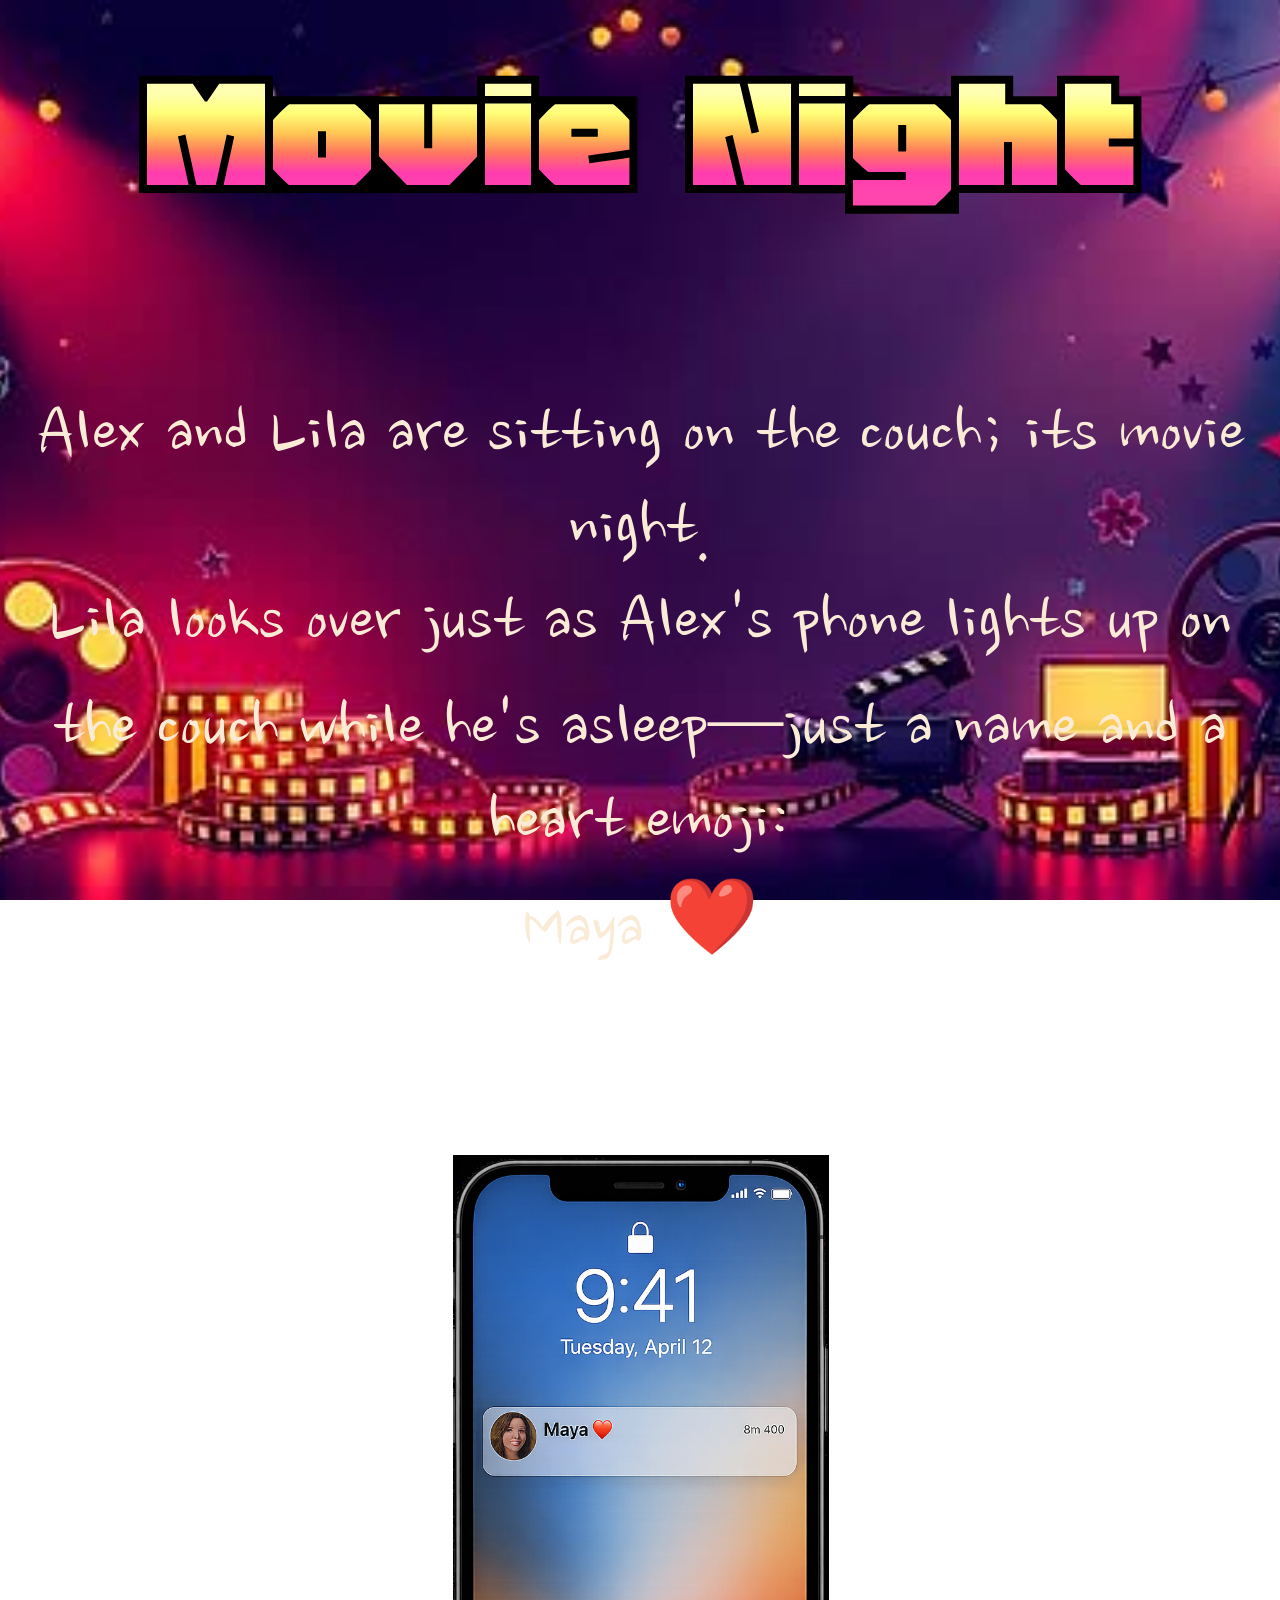
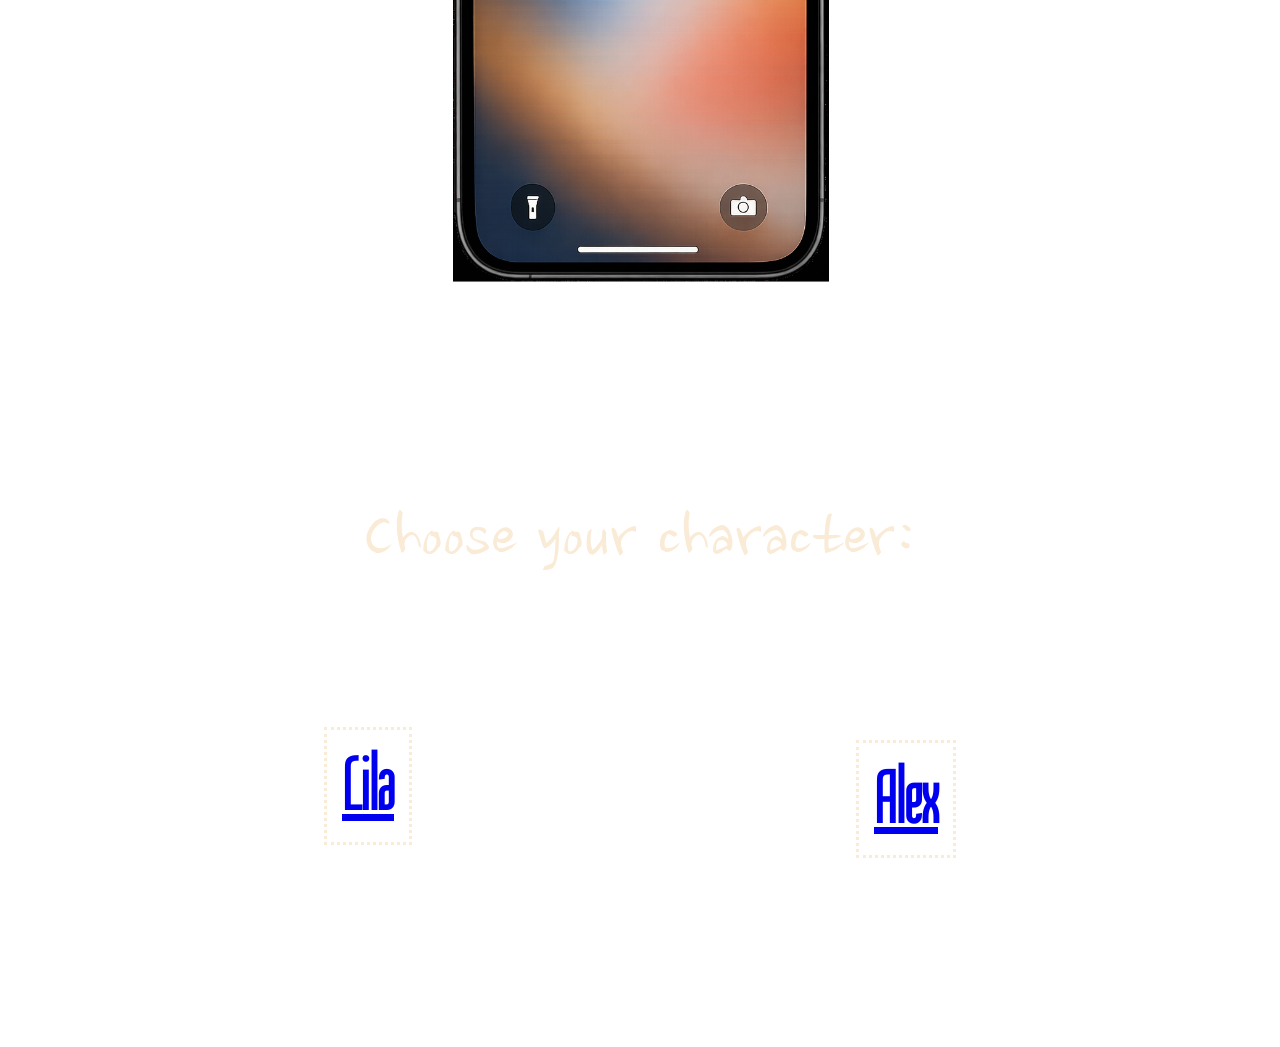
<file: index.html>
<!DOCTYPE html>
<html lang="en">
<head>
    <meta charset="UTF-8">
    <meta name="viewport" content="width=device-width, initial-scale=1.0">
    <title>Movie Night</title>
    <link rel="stylesheet" href="index.css">
   <link href="https://fonts.googleapis.com/css2?family=Honk:MORF@15&family=Liu+Jian+Mao+Cao&family=Nanum+Brush+Script&display=swap" rel="stylesheet">
    <link href="https://fonts.googleapis.com/css2?family=Tulpen+One&display=swap" rel="stylesheet">


</head>
<body>
    <h1>Movie Night</h1>

    <p>Alex and Lila are sitting on the couch; its movie night. <br>
    Lila looks over just as Alex's phone lights up on the couch while he's asleep—just a name and a heart emoji: <br>
     Maya ❤️ </p>
    <br>
    <img src="images/maya.on.phone.png" alt="notification from maya on iphone" id="maya">
    <p>Choose your character:</p>
   
    <h3><a href="A1.html" id="Alex"> Alex</a></h3>
    <h2><a href="L1.html" id="Lila"> Lila </a></h2>
   
    
</body>
</html>
</file>
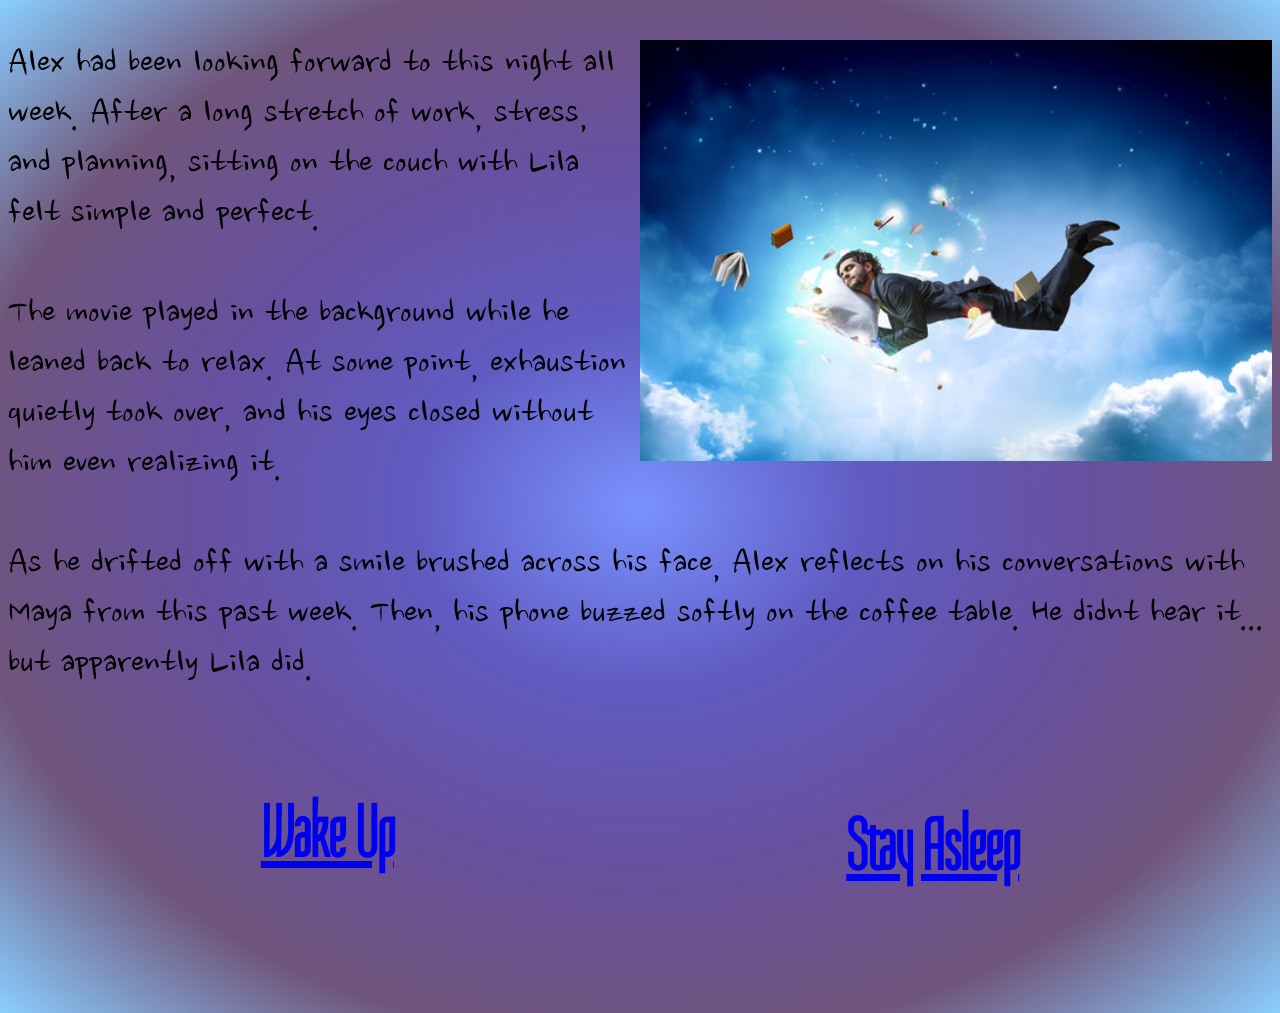
<file: A1.html>
<!DOCTYPE html>
<html lang="en">
<head>
    <meta charset="UTF-8">
    <meta name="viewport" content="width=device-width, initial-scale=1.0">
    <title>Alex POV</title>
    <link rel="stylesheet" href="A1.css">
    <link href="https://fonts.googleapis.com/css2?family=Honk:MORF@15&family=Liu+Jian+Mao+Cao&family=Nanum+Brush+Script&family=ZCOOL+KuaiLe&display=swap" rel="stylesheet">
    <link href="https://fonts.googleapis.com/css2?family=Faster+One&family=Honk:MORF@15&family=Liu+Jian+Mao+Cao&family=Nanum+Brush+Script&family=ZCOOL+KuaiLe&display=swap" rel="stylesheet">
    <link href="https://fonts.googleapis.com/css2?family=Honk:MORF@15&family=Liu+Jian+Mao+Cao&family=Nanum+Brush+Script&display=swap" rel="stylesheet">
    <link href="https://fonts.googleapis.com/css2?family=Tulpen+One&display=swap" rel="stylesheet">


</head>
<body>
    <img src="images/VSC.alexdreaming.png" alt="Alex in a dream state floating on clouds" id="alexdreaming">
    <p>
        Alex had been looking forward to this night all week. After a long stretch of work, stress, and planning, sitting on the couch with Lila felt simple and perfect. 
        <br> <br>
        The movie played in the background while he leaned back to relax. At some point, exhaustion quietly took over, and his eyes closed without him even realizing it.
        <br> <br>
        As he drifted off with a smile brushed across his face, Alex reflects on his conversations with Maya from this past week. 
        Then, his phone buzzed softly on the coffee table. He didnt hear it... but apparently Lila did. 
    </p>

    <h2><a href="A2.html" id="Wake Up"> Wake Up </a></h2>
    <h3><a href="A3.html" id="Stay Asleep"> Stay Asleep </a></h3>

</body>
</html>
</file>
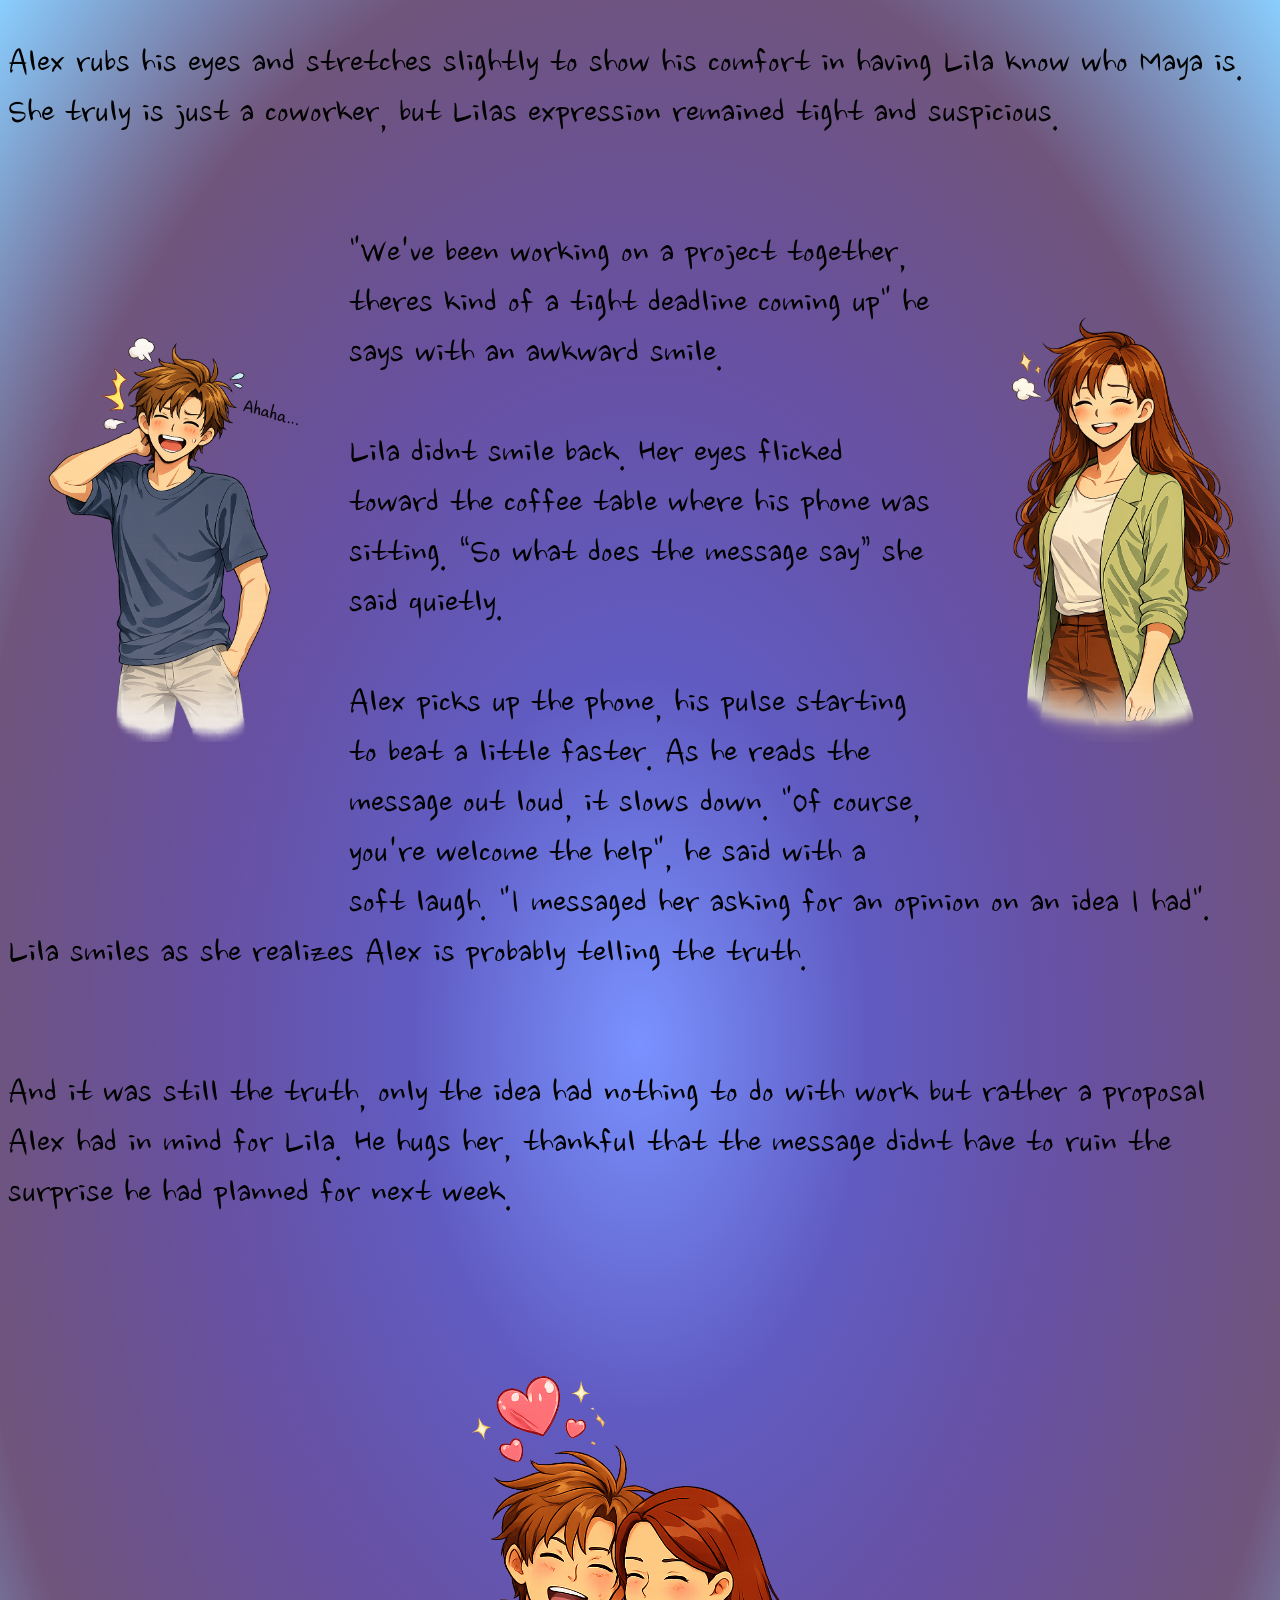
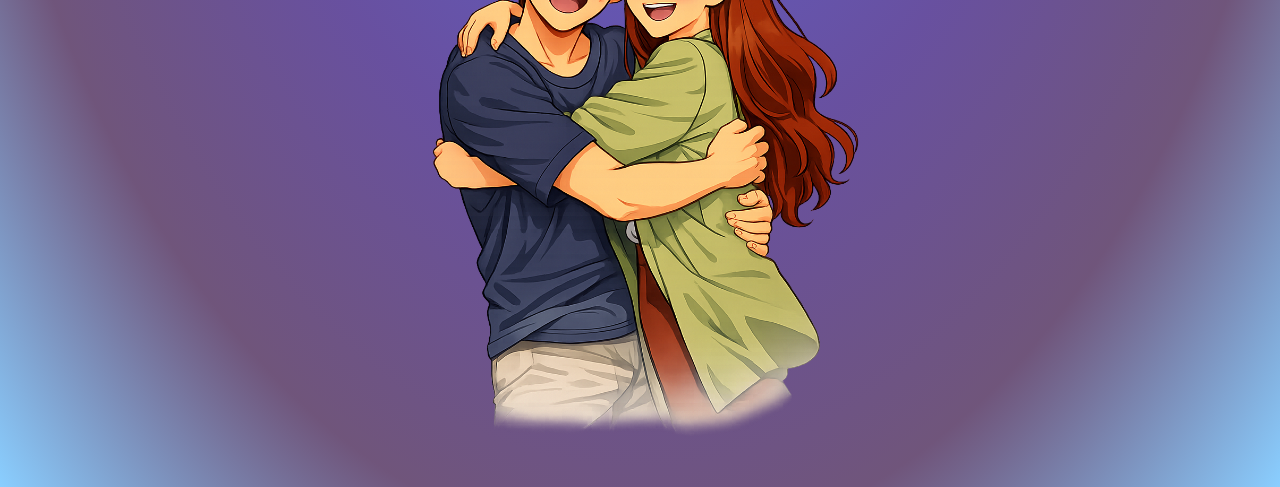
<file: A2.1.html>
<!DOCTYPE html>
<html lang="en">
<head>
    <meta charset="UTF-8">
    <meta name="viewport" content="width=device-width, initial-scale=1.0">
    <title>Just a coworker</title>
    <link rel="stylesheet" href="A2.1.css">
    <link href="https://fonts.googleapis.com/css2?family=Honk:MORF@15&family=Liu+Jian+Mao+Cao&family=Nanum+Brush+Script&family=ZCOOL+KuaiLe&display=swap" rel="stylesheet">
    <link href="https://fonts.googleapis.com/css2?family=Faster+One&family=Honk:MORF@15&family=Liu+Jian+Mao+Cao&family=Nanum+Brush+Script&family=ZCOOL+KuaiLe&display=swap" rel="stylesheet">
    <link href="https://fonts.googleapis.com/css2?family=Honk:MORF@15&family=Liu+Jian+Mao+Cao&family=Nanum+Brush+Script&display=swap" rel="stylesheet">
    <link href="https://fonts.googleapis.com/css2?family=Tulpen+One&display=swap" rel="stylesheet">
    <link href="https://fonts.googleapis.com/css2?family=Shrikhand&family=Tulpen+One&display=swap" rel="stylesheet">

</head>
<body>
    <p>
        Alex rubs his eyes and stretches slightly to show his comfort in having Lila know who Maya is. She truly is just a coworker, but Lilas expression remained tight and suspicious.
        <br><br>
    </p>
    <img src="images/alexlaughawk.png" alt="alex laughing awkwardly" id="awkward">
    <img src="images/VSC.lilarelieved.png" alt="lila sighs a sigh of relief" id="relieved">
    <p>
        "We've been working on a project together, theres kind of a tight deadline coming up" he says with an awkward smile. <br><br>
        Lila didnt smile back. Her eyes flicked toward the coffee table where his phone was sitting.
        “So what does the message say” she said quietly.
        <br><br>
        Alex picks up the phone, his pulse starting to beat a little faster. As he reads the message out loud, it slows down. 
        "Of course, you're welcome the help", he said with a soft laugh. "I messaged her asking for an opinion on an idea I had". Lila smiles as she realizes Alex is probably telling the truth.
        <br><br>
    </p>
    <p>
        And it was still the truth, only the idea had nothing to do with work but rather a proposal Alex had in mind for Lila. He hugs her, thankful that the message didnt have to ruin the surprise he had planned for next week.
    </p>
    <img src="images/VSC.alexlilahug.png" alt="Alex and Lila hug each other happily" id="hug">
</body>
</html>
</file>
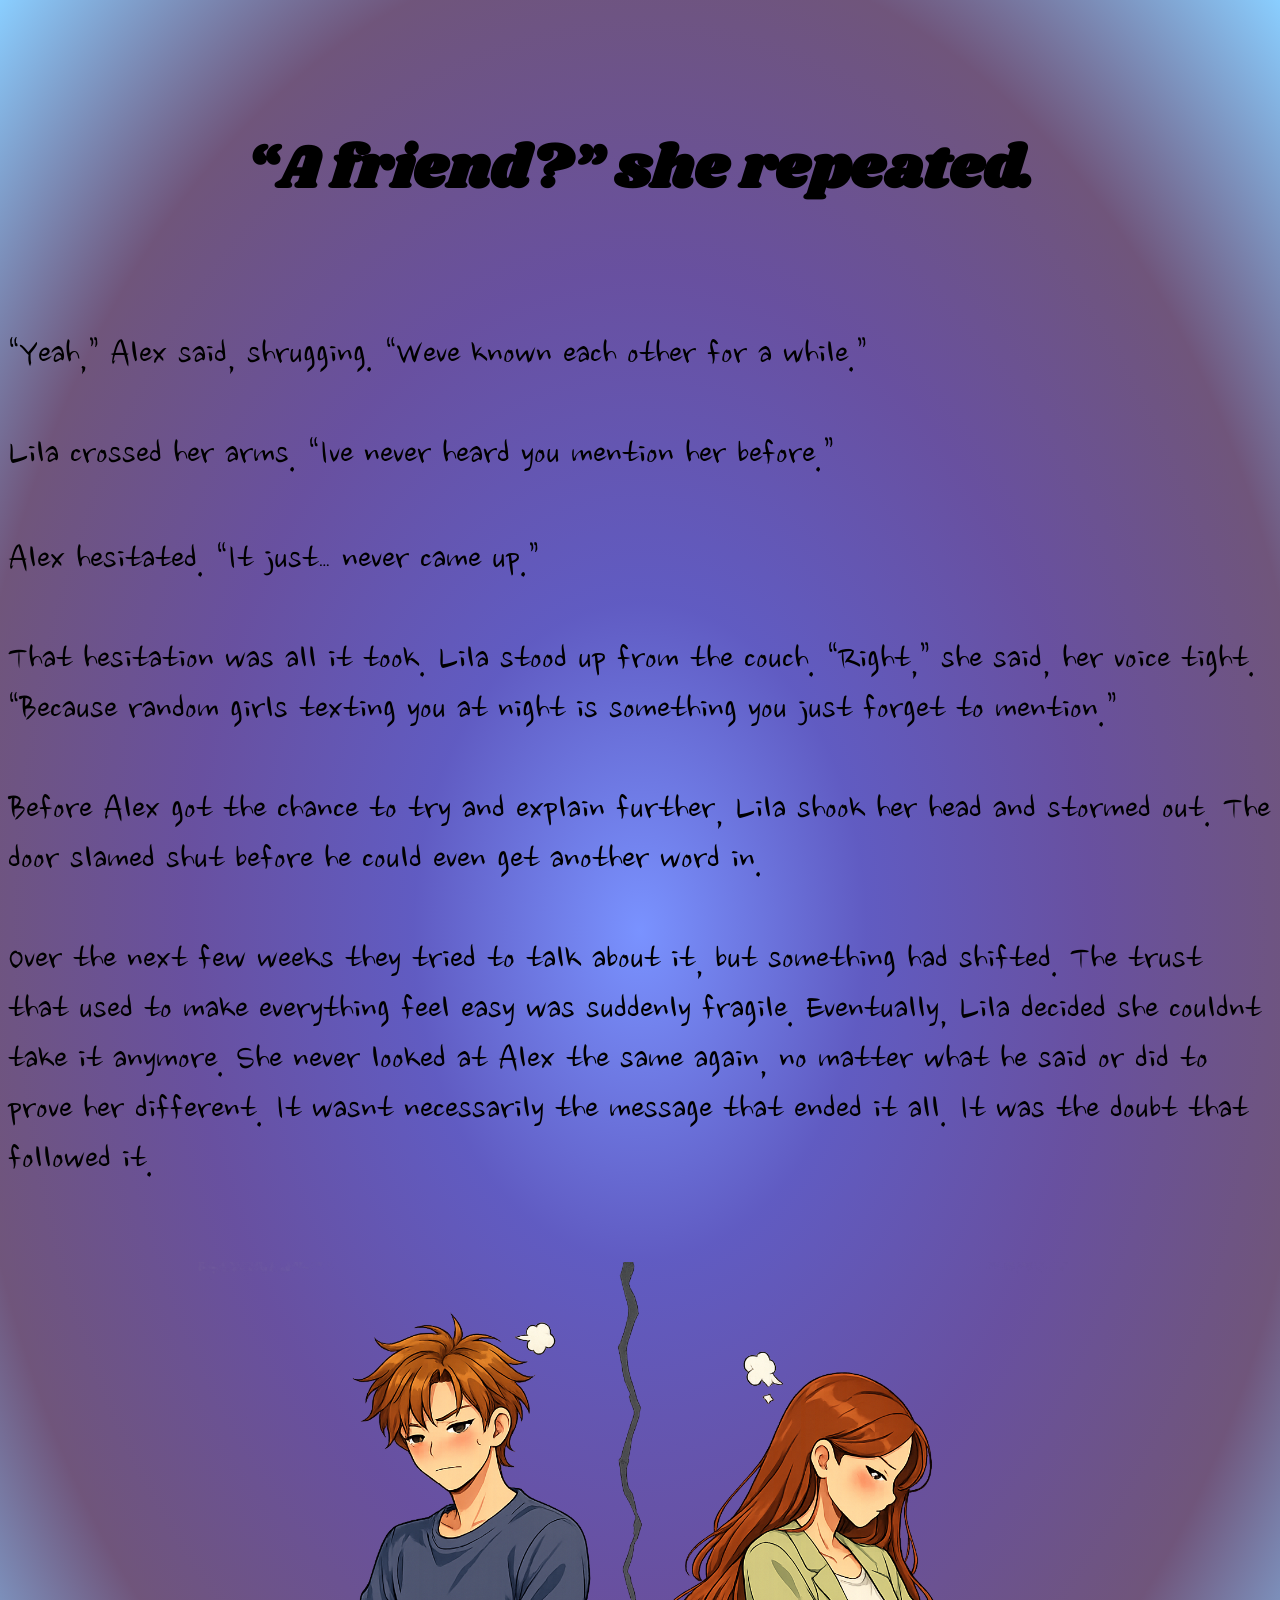
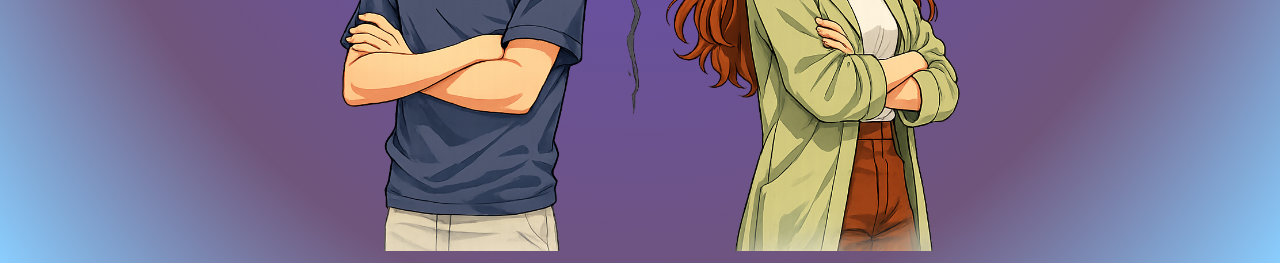
<file: A2.2.html>
<!DOCTYPE html>
<html lang="en">
<head>
    <meta charset="UTF-8">
    <meta name="viewport" content="width=device-width, initial-scale=1.0">
    <title>Just a friend</title>
    <link rel="stylesheet" href="A2.2.css">
    <link href="https://fonts.googleapis.com/css2?family=Honk:MORF@15&family=Liu+Jian+Mao+Cao&family=Nanum+Brush+Script&family=ZCOOL+KuaiLe&display=swap" rel="stylesheet">
    <link href="https://fonts.googleapis.com/css2?family=Faster+One&family=Honk:MORF@15&family=Liu+Jian+Mao+Cao&family=Nanum+Brush+Script&family=ZCOOL+KuaiLe&display=swap" rel="stylesheet">
    <link href="https://fonts.googleapis.com/css2?family=Honk:MORF@15&family=Liu+Jian+Mao+Cao&family=Nanum+Brush+Script&display=swap" rel="stylesheet">
    <link href="https://fonts.googleapis.com/css2?family=Tulpen+One&display=swap" rel="stylesheet">
    <link href="https://fonts.googleapis.com/css2?family=Shrikhand&family=Tulpen+One&display=swap" rel="stylesheet">

</head>
<body>
    <h1>
        “A friend?” she repeated.
    </h1>
    <br><br>
    <p>
        “Yeah,” Alex said, shrugging. “Weve known each other for a while.”
        <br><br>
        Lila crossed her arms. “Ive never heard you mention her before.”
        <br><br>
        Alex hesitated. “It just… never came up.”
        <br><br>
        That hesitation was all it took. Lila stood up from the couch. “Right,” she said, her voice tight. “Because random girls texting you at night is something you just forget to mention.” 
        <br><br>
        Before Alex got the chance to try and explain further, Lila shook her head and stormed out. 
        The door slamed shut before he could even get another word in.
        <br><br>
        Over the next few weeks they tried to talk about it, but something had shifted. 
        The trust that used to make everything feel easy was suddenly fragile. 
        Eventually, Lila decided she couldnt take it anymore. She never looked at Alex the same again, no matter what he said or did to prove her different. 
        It wasnt necessarily the message that ended it all. It was the doubt that followed it. 
    </p>
    <br><br>
    <img src="images/VSC.alexliladivided.png" alt="alex and lila seem distant, tired of fighting but still upset with each other" id="broken">

    

</body>
</html>
</file>
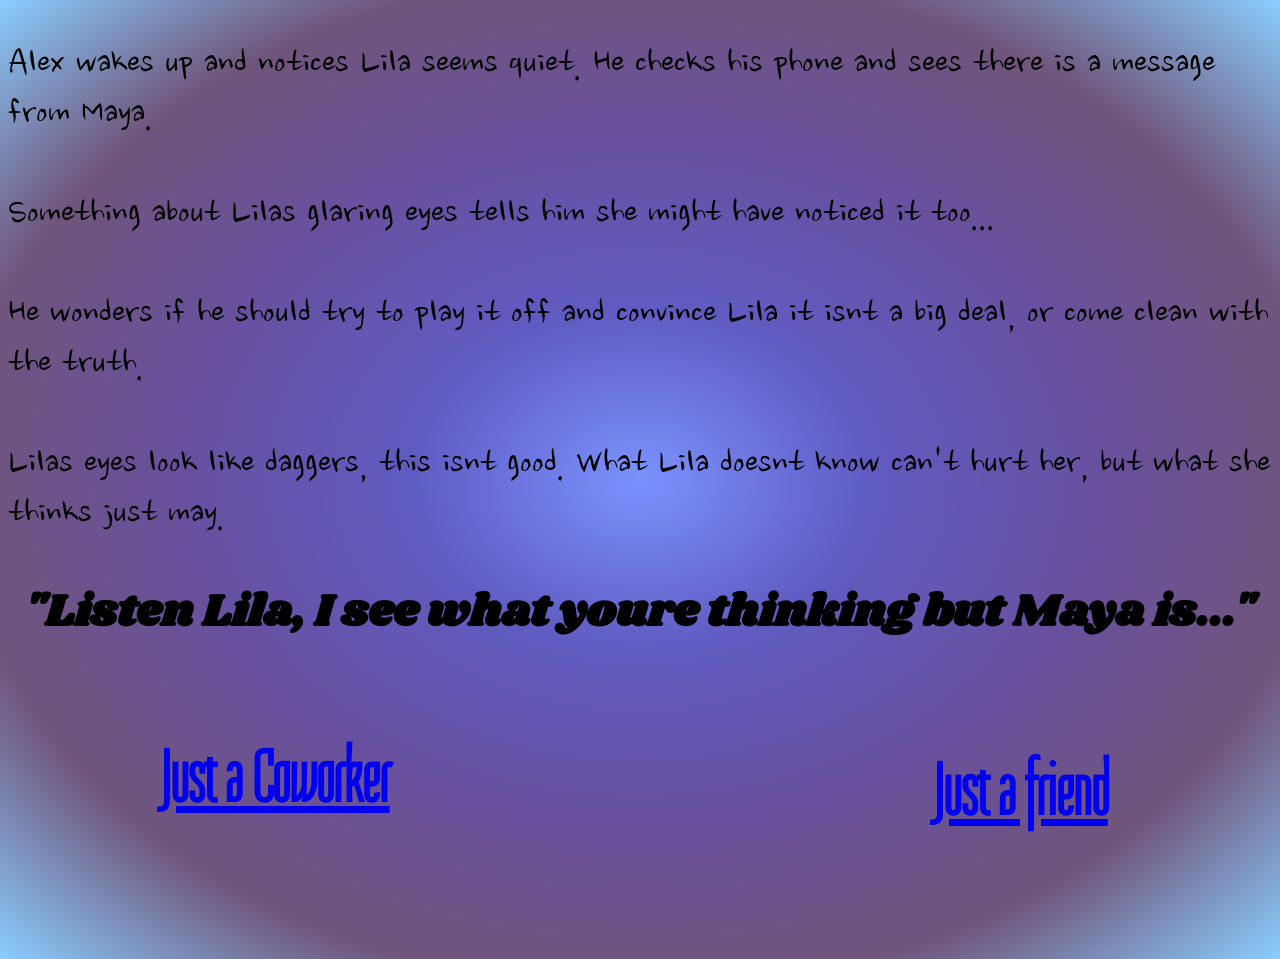
<file: A2.html>
<!DOCTYPE html>
<html lang="en">
<head>
    <meta charset="UTF-8">
    <meta name="viewport" content="width=device-width, initial-scale=1.0">
    <link rel="stylesheet" href="A2.css">
    <title>Alex Wakes Up</title>
    <link href="https://fonts.googleapis.com/css2?family=Honk:MORF@15&family=Liu+Jian+Mao+Cao&family=Nanum+Brush+Script&family=ZCOOL+KuaiLe&display=swap" rel="stylesheet">
    <link href="https://fonts.googleapis.com/css2?family=Faster+One&family=Honk:MORF@15&family=Liu+Jian+Mao+Cao&family=Nanum+Brush+Script&family=ZCOOL+KuaiLe&display=swap" rel="stylesheet">
    <link href="https://fonts.googleapis.com/css2?family=Honk:MORF@15&family=Liu+Jian+Mao+Cao&family=Nanum+Brush+Script&display=swap" rel="stylesheet">
    <link href="https://fonts.googleapis.com/css2?family=Tulpen+One&display=swap" rel="stylesheet">
    <link href="https://fonts.googleapis.com/css2?family=Shrikhand&family=Tulpen+One&display=swap" rel="stylesheet">


</head>
<body>
    <p>
        Alex wakes up and notices Lila seems quiet. 
        He checks his phone and sees there is a message from Maya. 
        <br> <br>
        Something about Lilas glaring eyes tells him she might have noticed it too...
        <br> <br>
        He wonders if he should try to play it off and convince Lila it isnt a big deal, or come clean with the truth. 
        <br> <br>
        Lilas eyes look like daggers, this isnt good. What Lila doesnt know can't hurt her, but what she thinks just may. 
    </p>

    <h1>"Listen Lila, I see what youre thinking but Maya is..." </h1>

    <h2><a href="A2.1.html" id=" Just a coworker "> Just a Coworker </a></h2>
    <h3><a href="A2.2.html" id=" Just a friend "> Just a friend </a></h3> 

</body>
</html>
</file>
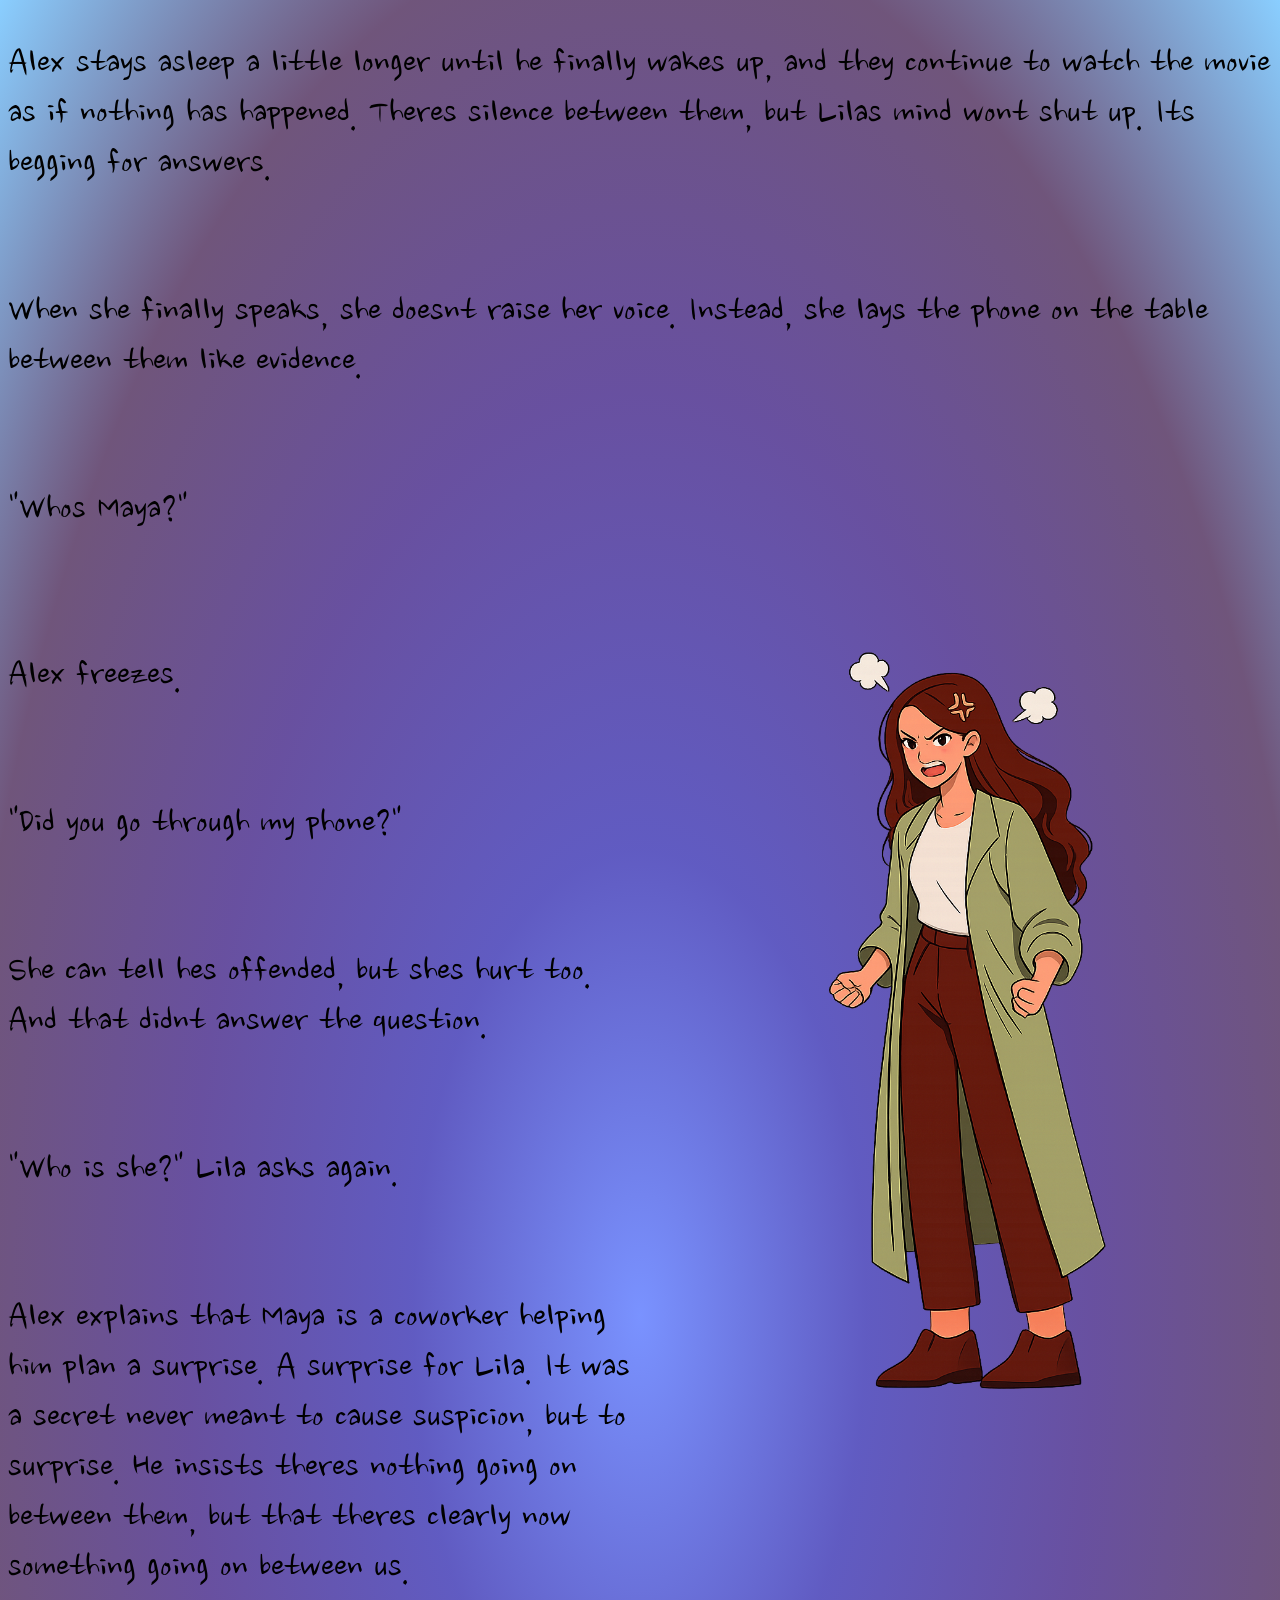
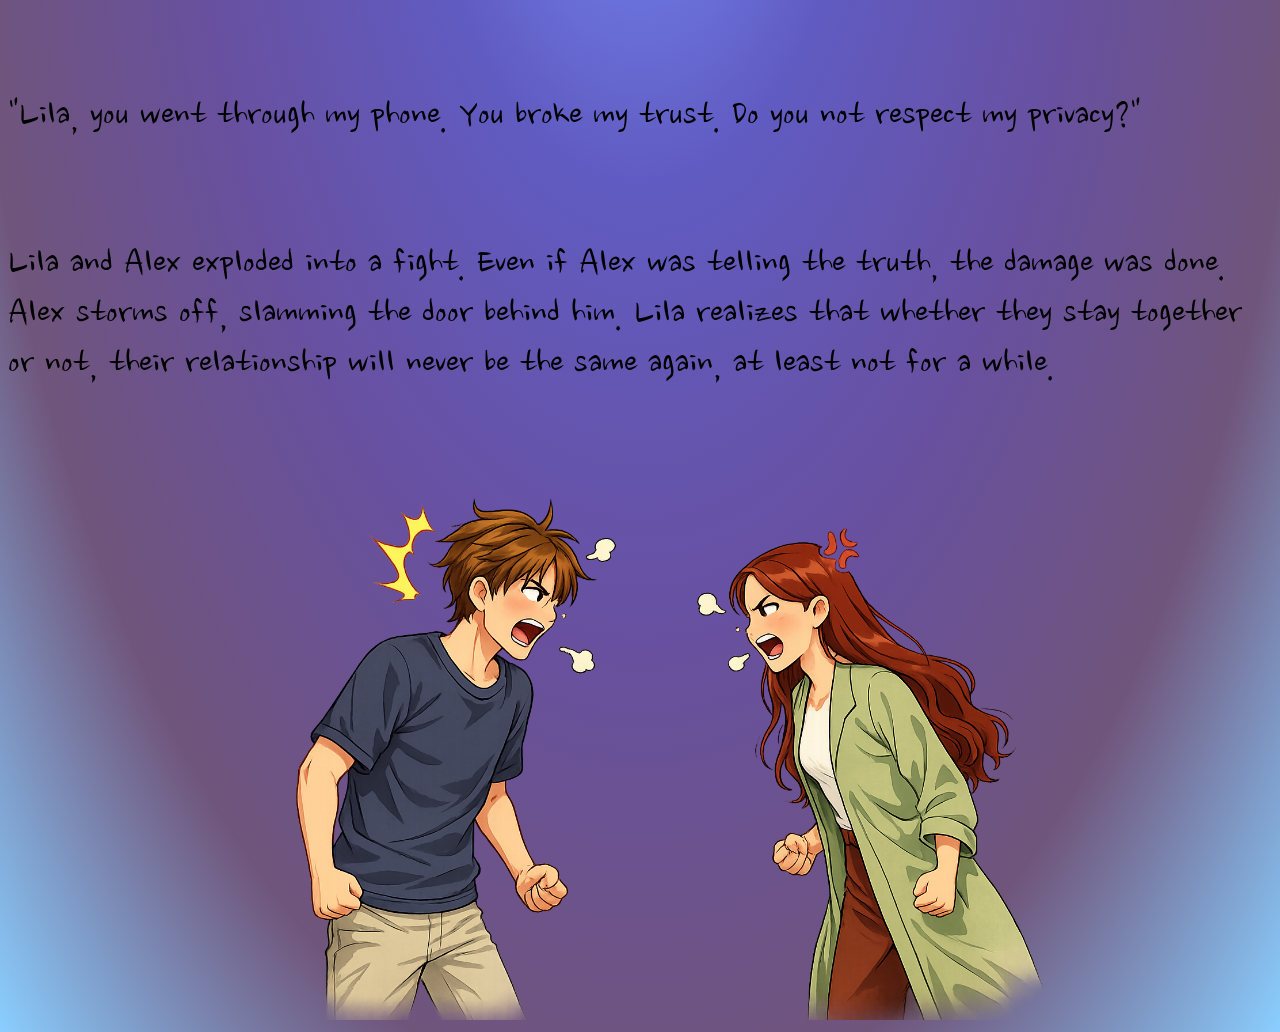
<file: A3.html>
<!DOCTYPE html>
<html lang="en">
<head>
    <meta charset="UTF-8">
    <meta name="viewport" content="width=device-width, initial-scale=1.0">
    <title>Alex stays asleep</title>
    <link rel="stylesheet" href="A3.css">
    <link href="https://fonts.googleapis.com/css2?family=Honk:MORF@15&family=Liu+Jian+Mao+Cao&family=Nanum+Brush+Script&family=ZCOOL+KuaiLe&display=swap" rel="stylesheet">
    <link href="https://fonts.googleapis.com/css2?family=Faster+One&family=Honk:MORF@15&family=Liu+Jian+Mao+Cao&family=Nanum+Brush+Script&family=ZCOOL+KuaiLe&display=swap" rel="stylesheet">
    <link href="https://fonts.googleapis.com/css2?family=Honk:MORF@15&family=Liu+Jian+Mao+Cao&family=Nanum+Brush+Script&display=swap" rel="stylesheet">
    <link href="https://fonts.googleapis.com/css2?family=Tulpen+One&display=swap" rel="stylesheet">
    <link href="https://fonts.googleapis.com/css2?family=Shrikhand&family=Tulpen+One&display=swap" rel="stylesheet">

</head>
<body>
    
<p>
    Alex stays asleep a little longer until he finally wakes up, and they continue to watch the movie as if nothing has happened. Theres silence between them, but Lilas mind wont shut up. Its begging for answers.
   </p>
   <br>
   <p>
    When she finally speaks, she doesnt raise her voice. Instead, she lays the phone on the table between them like evidence.
   </p>
   <br>
   <p>
    "Whos Maya?"
   </p>
   <img src="images/VSC.Lilamad.png" alt="Lila looks very mad" class="right-block-image"> <br>
   <br>
   <p>
    Alex freezes. 
   </p>
   <br>
   <p>
    "Did you go through my phone?"
   </p>
   <br>
   <p>
    She can tell hes offended, but shes hurt too. And that didnt answer the question. 
   </p>
   <br>
   <p>
    "Who is she?" Lila asks again.
   </p>
   <br>
   <p>
    Alex explains that Maya is a coworker helping him plan a surprise. A surprise for Lila. 
    It was a secret never meant to cause suspicion, but to surprise. He insists theres nothing going on between them, but that theres clearly now something going on between us. 
   </p>
   <br>
   <p>
    "Lila, you went through my phone. You broke my trust. Do you not respect my privacy?"
   </p>
   <br>
   <p>
    Lila and Alex exploded into a fight. Even if Alex was telling the truth, the damage was done. 
    Alex storms off, slamming the door behind him. Lila realizes that whether they stay together or not, their relationship will never be the same again, at least not for a while. 
   </p>
   <img src="images/VSC.lilaalexfight.png" alt="lila and alex are yelling at each other in a fight" id="fight">

</body>
</html>
</file>
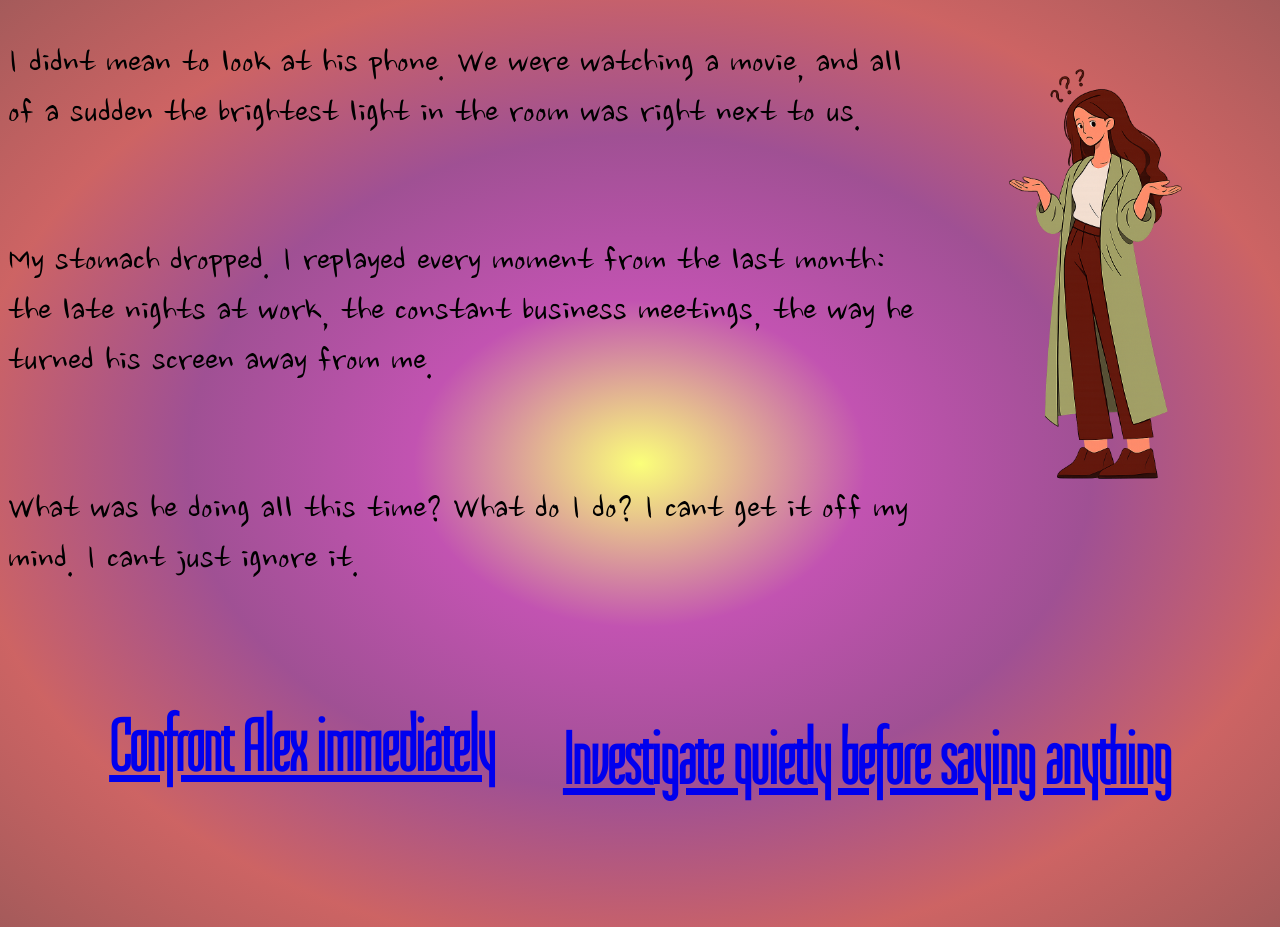
<file: L1.html>
<!DOCTYPE html>
<html lang="en">
<head>
    <meta charset="UTF-8">
    <meta name="viewport" content="width=device-width, initial-scale=1.0">
    <title>Lila POV</title>
    <link rel="stylesheet" href="L1.css">
    <link href="https://fonts.googleapis.com/css2?family=Honk:MORF@15&family=Liu+Jian+Mao+Cao&family=Nanum+Brush+Script&display=swap" rel="stylesheet">
    <link href="https://fonts.googleapis.com/css2?family=Tulpen+One&display=swap" rel="stylesheet">


</head>
<body>
    <img src="images/VSC.Lilaconfused.PNG" alt="Lila looking sad and confused" id="Sadlila">
    <p>
        I didnt mean to look at his phone. We were watching a movie, and all of a sudden the brightest light in the room was right next to us. 
    </p> <br>
    <p>
        My stomach dropped. I replayed every moment from the last month: the late nights at work, the constant business meetings, the way he turned his screen away from me.
    </p> <br>
    <p>
        What was he doing all this time? What do I do? I cant get it off my mind. I cant just ignore it.
    
    </p> <br>
  

    <h2><a href="L2.html" id="Confront"> Confront Alex immediately </a></h2>
    <h3><a href="L3.html" id="Investigate"> Investigate quietly before saying anything </a></h3>

</body>
</html>
</file>
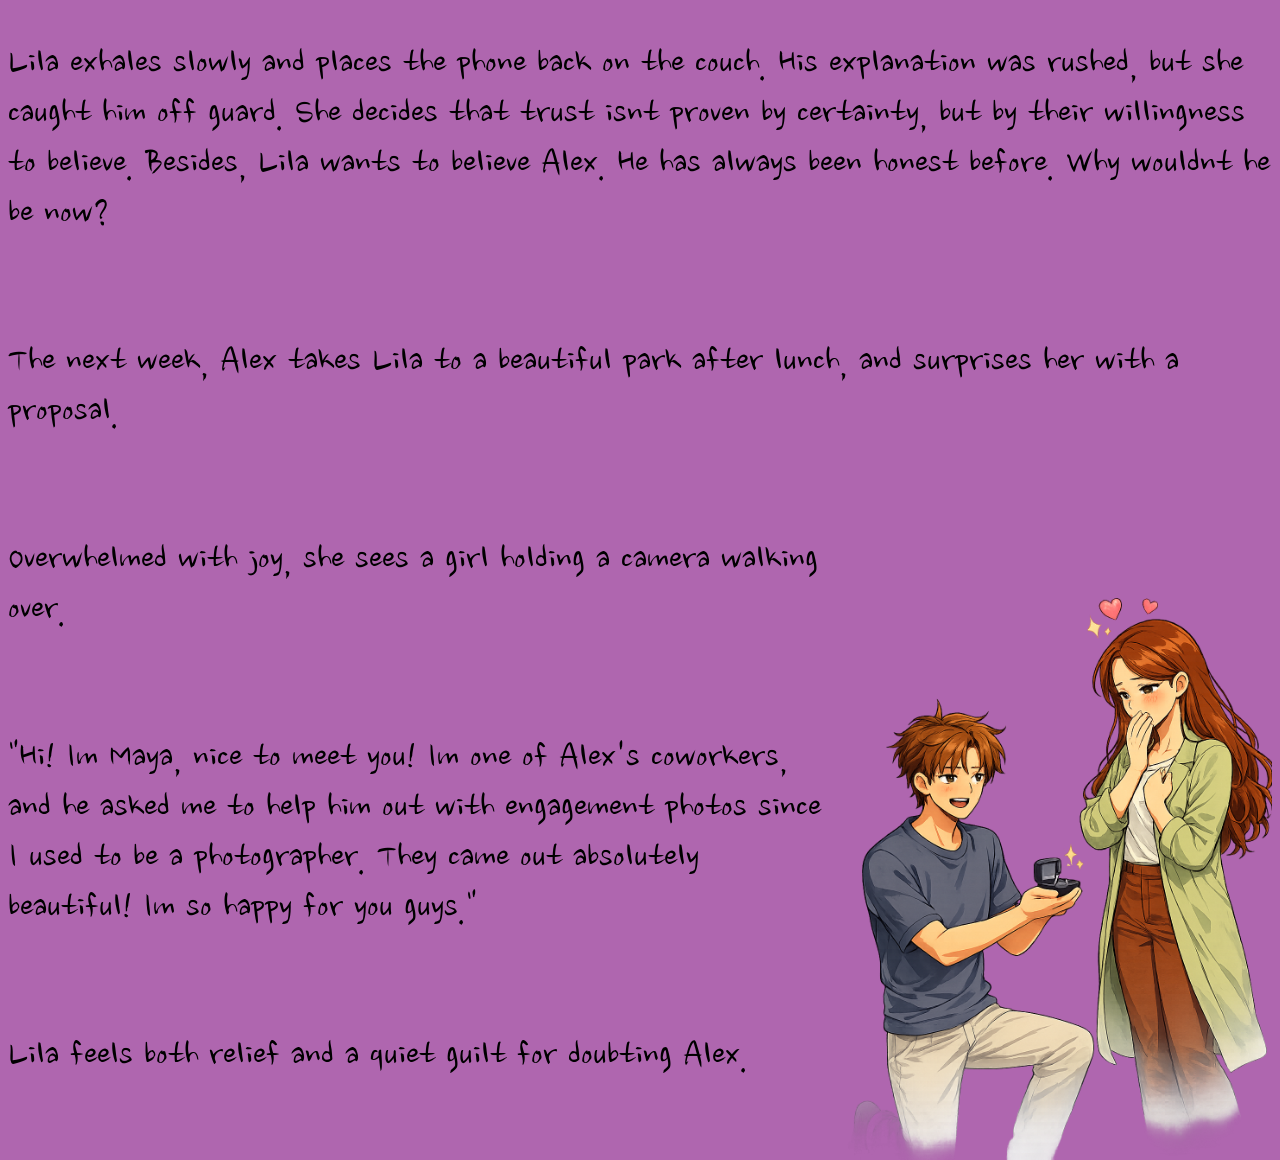
<file: L2.1.html>
<!DOCTYPE html>
<html lang="en">
<head>
    <meta charset="UTF-8">
    <meta name="viewport" content="width=device-width, initial-scale=1.0">
    <title>Trust Alex</title>
    <link href="https://fonts.googleapis.com/css2?family=Honk:MORF@15&family=Liu+Jian+Mao+Cao&family=Nanum+Brush+Script&display=swap" rel="stylesheet">
    <link href="https://fonts.googleapis.com/css2?family=Tulpen+One&display=swap" rel="stylesheet">
    <link rel="stylesheet" href="L2.1.css">


</head>
<body>
    
    <p>
        Lila exhales slowly and places the phone back on the couch. His explanation was rushed, but she caught him off guard. 
        She decides that trust isnt proven by certainty, but by their willingness to believe. Besides, Lila wants to believe Alex.
        He has always been honest before. Why wouldnt he be now?
    </p> <br>
    <p>
        The next week, Alex takes Lila to a beautiful park after lunch, and surprises her with a proposal. 
    </p> <br>
    
    <a href="ring.html">
    <img src="images/VSC.alexlilaproposal.png" alt="alex proposes to lila" id="proposal">
    </a>

    <p>
        Overwhelmed with joy, she sees a girl holding a camera walking over. 
    </p> <br>
    <p>
        "Hi! Im Maya, nice to meet you! Im one of Alex's coworkers, and he asked me to help him out with engagement photos since I used to be a photographer. They came out absolutely beautiful! Im so happy for you guys."
    </p> <br>
    <p>
        Lila feels both relief and a quiet guilt for doubting Alex. 
    </p>


</body>
</html>
</file>
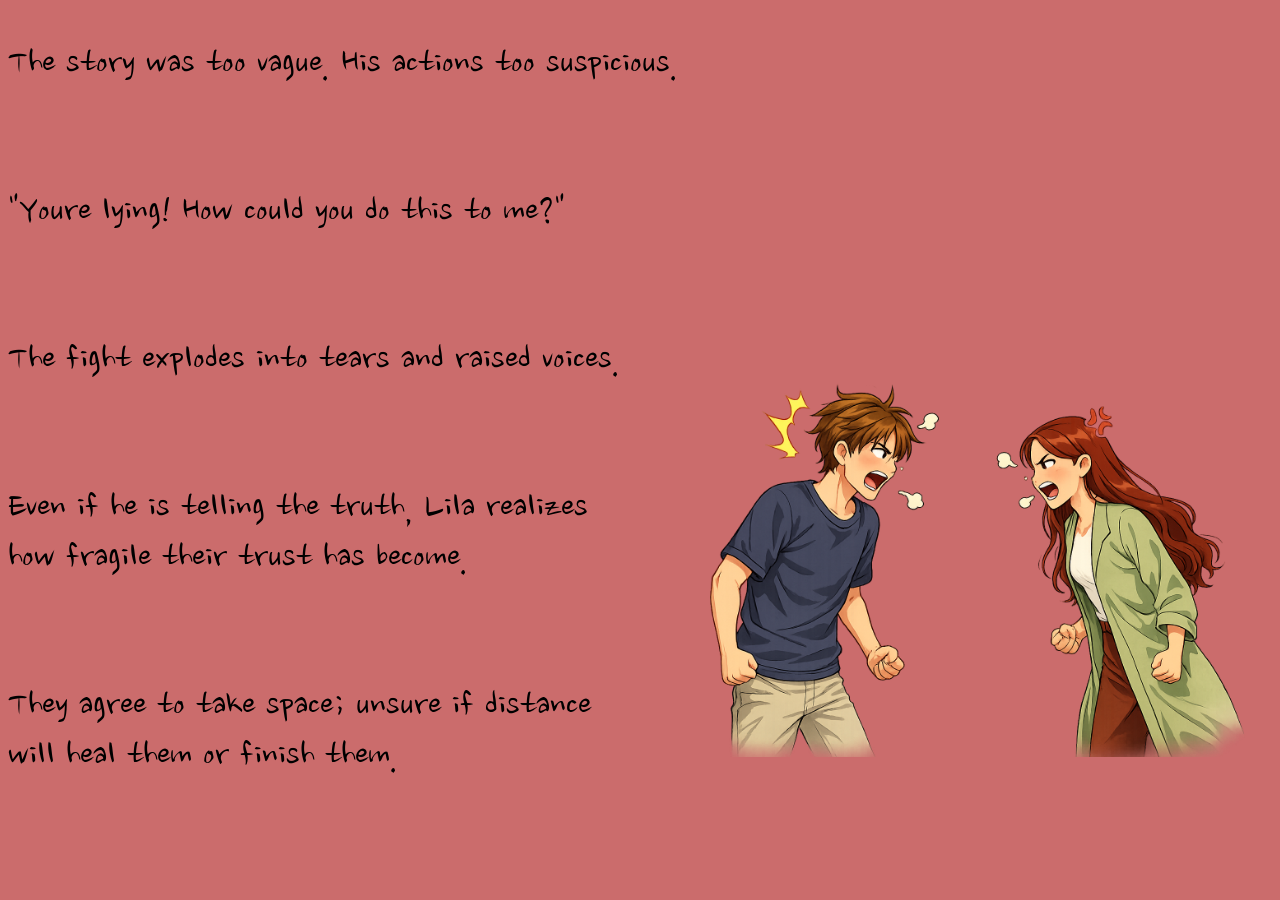
<file: L2.2.html>
<!DOCTYPE html>
<html lang="en">
<head>
    <meta charset="UTF-8">
    <meta name="viewport" content="width=device-width, initial-scale=1.0">
    <title>Dont Trust Alex</title>
    <link href="https://fonts.googleapis.com/css2?family=Honk:MORF@15&family=Liu+Jian+Mao+Cao&family=Nanum+Brush+Script&display=swap" rel="stylesheet">
    <link href="https://fonts.googleapis.com/css2?family=Tulpen+One&display=swap" rel="stylesheet">
    <link rel="stylesheet" href="L2.2.css">


</head>
<body>
    
    <p>
        The story was too vague. His actions too suspicious.
    </p> <br>
    <p>
        "Youre lying! How could you do this to me?"
    </p> <br>
    <p>
        <img src="images/VSC.lilaalexfight.png" alt="lila and alex fight and become divided" id="divided">
        The fight explodes into tears and raised voices.
    </p> <br>
    <p>
        Even if he is telling the truth, Lila realizes how fragile their trust has become.
    </p> <br>
    <p>
        They agree to take space; unsure if distance will heal them or finish them.
    </p>




</body>
</html>
</file>
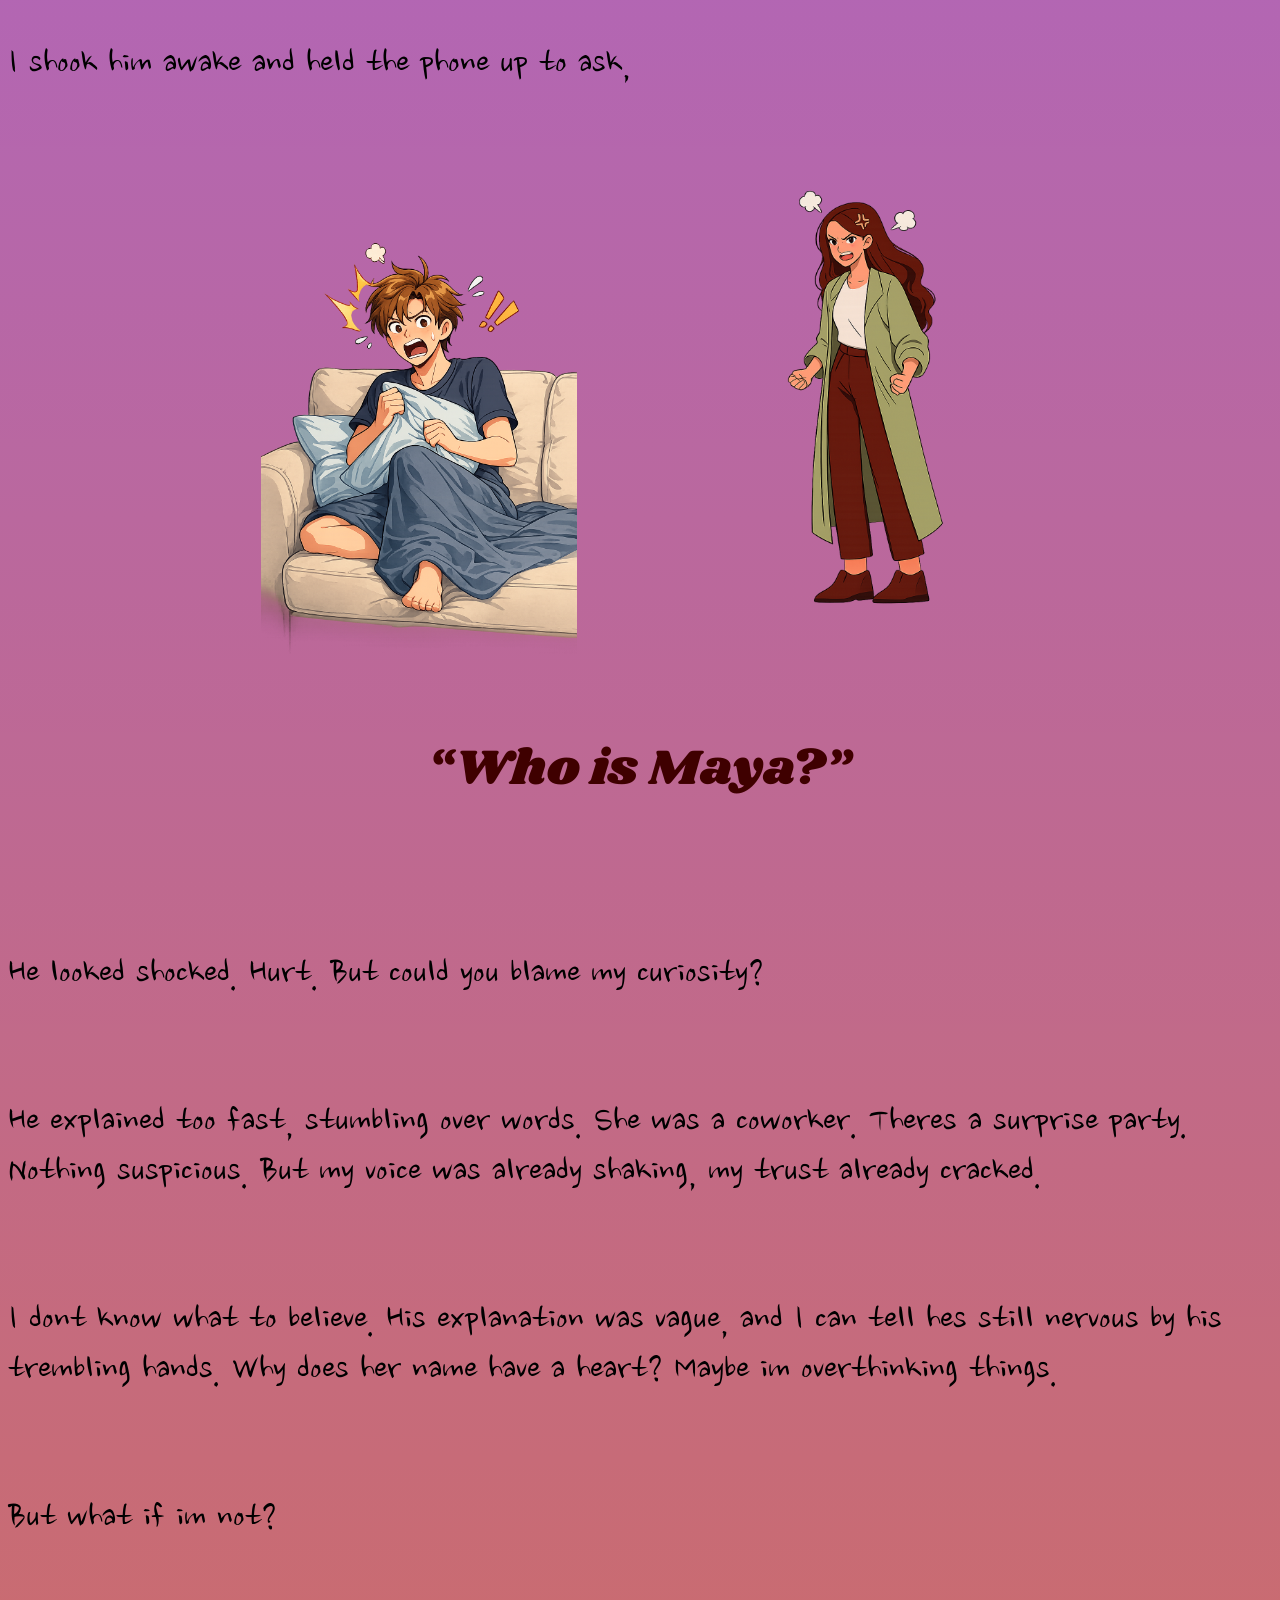
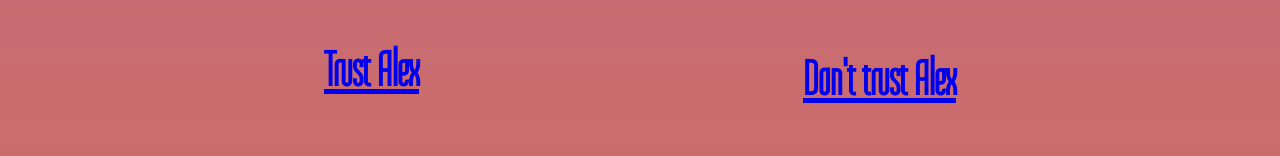
<file: L2.html>
<!DOCTYPE html>
<html lang="en">
<head>
    <meta charset="UTF-8">
    <meta name="viewport" content="width=device-width, initial-scale=1.0">
    <title>Lila Confronts Alex</title>
    <link rel="stylesheet" href="L2.css">
    <link href="https://fonts.googleapis.com/css2?family=Honk:MORF@15&family=Liu+Jian+Mao+Cao&family=Nanum+Brush+Script&display=swap" rel="stylesheet">
    <link href="https://fonts.googleapis.com/css2?family=Tulpen+One&display=swap" rel="stylesheet">
    <link href="https://fonts.googleapis.com/css2?family=Shrikhand&family=Tulpen+One&display=swap" rel="stylesheet">

</head>
<body>
    <p>
        I shook him awake and held the phone up to ask,
    </p> <br>
    <img src="images/VSC.alexscared.png" alt="Alex scared awake on the couch" id="alexscared">
    <img src="images/VSC.Lilamad.png" alt="Lila looks very mad" class="right-block-image"> <br>
    <p id="Maya">
        “Who is Maya?”
    </p> <br>
    <br>
    <br>
    <p>
        He looked shocked. Hurt. But could you blame my curiosity? 
     </p> <br>
    <p>
        He explained too fast, stumbling over words. She was a coworker. Theres a surprise party. Nothing suspicious. But my voice was already shaking, my trust already cracked.
    </p> <br>
    <p>
        I dont know what to believe. His explanation was vague, and I can tell hes still nervous by his trembling hands. Why does her name have a heart? Maybe im overthinking things.
    </p> <br>
    <p>
        But what if im not?
    </p> <br>

     <h2><a href="L2.1.html" id="Trust"> Trust Alex </a></h2>
    <h3><a href="L2.2.html" id="Dont trust"> Don't trust Alex </a></h3>

    
</body>
</html>
</file>
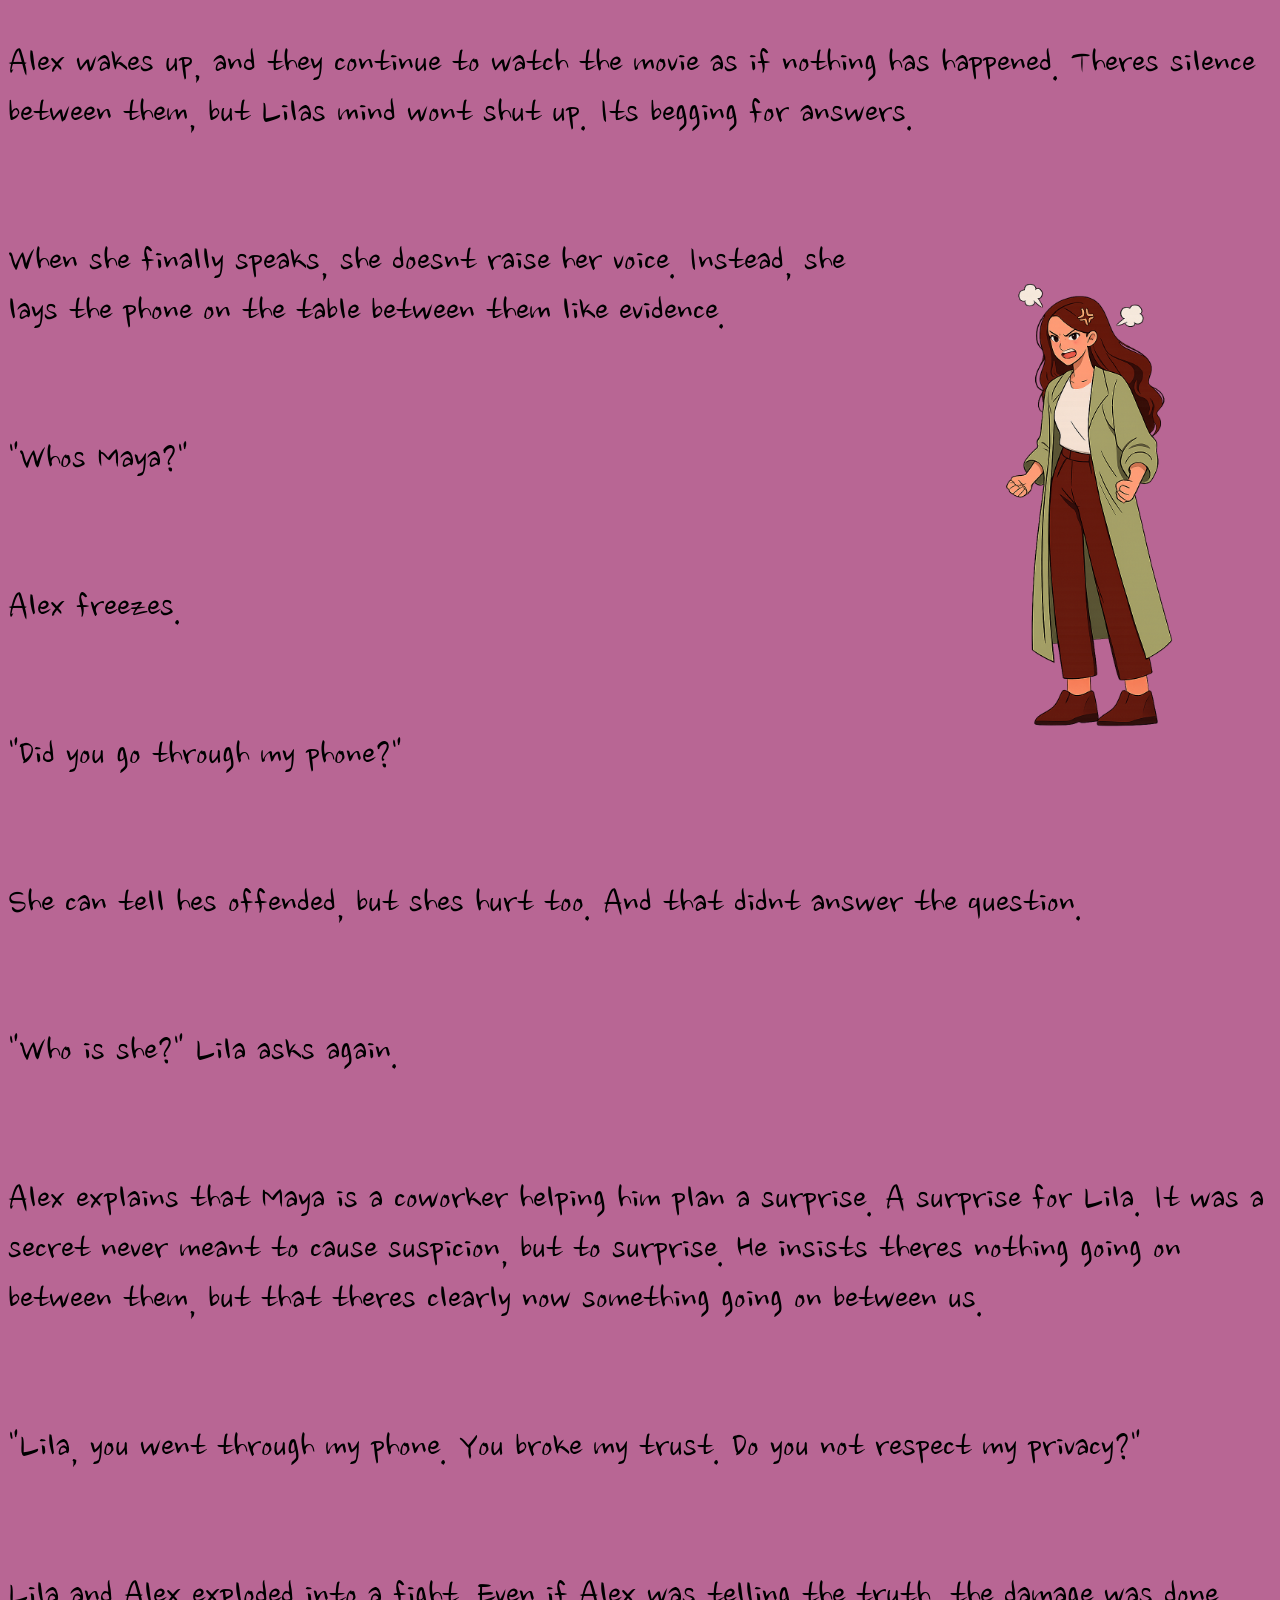
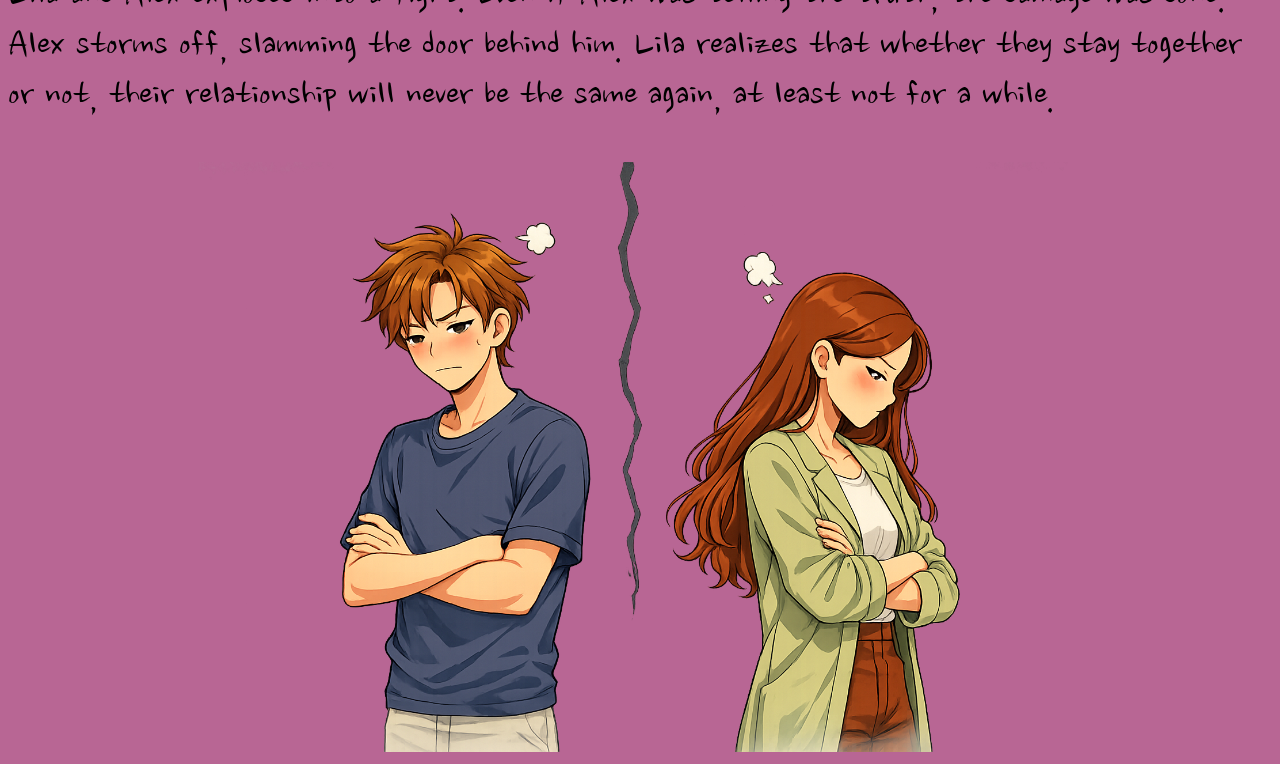
<file: L3.1.html>
<!DOCTYPE html>
<html lang="en">
<head>
    <meta charset="UTF-8">
    <meta name="viewport" content="width=device-width, initial-scale=1.0">
    <title>Lila Confronts Alex</title>
    <link href="https://fonts.googleapis.com/css2?family=Honk:MORF@15&family=Liu+Jian+Mao+Cao&family=Nanum+Brush+Script&display=swap" rel="stylesheet">
    <link href="https://fonts.googleapis.com/css2?family=Tulpen+One&display=swap" rel="stylesheet">
    <link rel="stylesheet" href="L3.1.css">


</head>
<body>
   <p>
    Alex wakes up, and they continue to watch the movie as if nothing has happened. Theres silence between them, but Lilas mind wont shut up. Its begging for answers.
   </p>
   <br>
   <p>
    <img src="images/VSC.Lilamad.png" alt="lila looks very mad" id="mad">
    When she finally speaks, she doesnt raise her voice. Instead, she lays the phone on the table between them like evidence.
   </p>
   <br>
   <p>
    "Whos Maya?"
   </p>
   <br>
   <p>
    Alex freezes. 
   </p>
   <br>
   <p>
    "Did you go through my phone?"
   </p>
   <br>
   <p>
    She can tell hes offended, but shes hurt too. And that didnt answer the question. 
   </p>
   <br>
   <p>
    "Who is she?" Lila asks again.
   </p>
   <br>
   <p>
    Alex explains that Maya is a coworker helping him plan a surprise. A surprise for Lila. 
    It was a secret never meant to cause suspicion, but to surprise. He insists theres nothing going on between them, but that theres clearly now something going on between us. 
   </p>
   <br>
   <p>
    "Lila, you went through my phone. You broke my trust. Do you not respect my privacy?"
   </p>
   <br>
   <p>
    Lila and Alex exploded into a fight. Even if Alex was telling the truth, the damage was done. 
    Alex storms off, slamming the door behind him. Lila realizes that whether they stay together or not, their relationship will never be the same again, at least not for a while. 
   </p>
   <img src="images/VSC.alexliladivided.png" alt="alex and lila fight and become divided" id="divided">
   
     
</body>
</html>
</file>
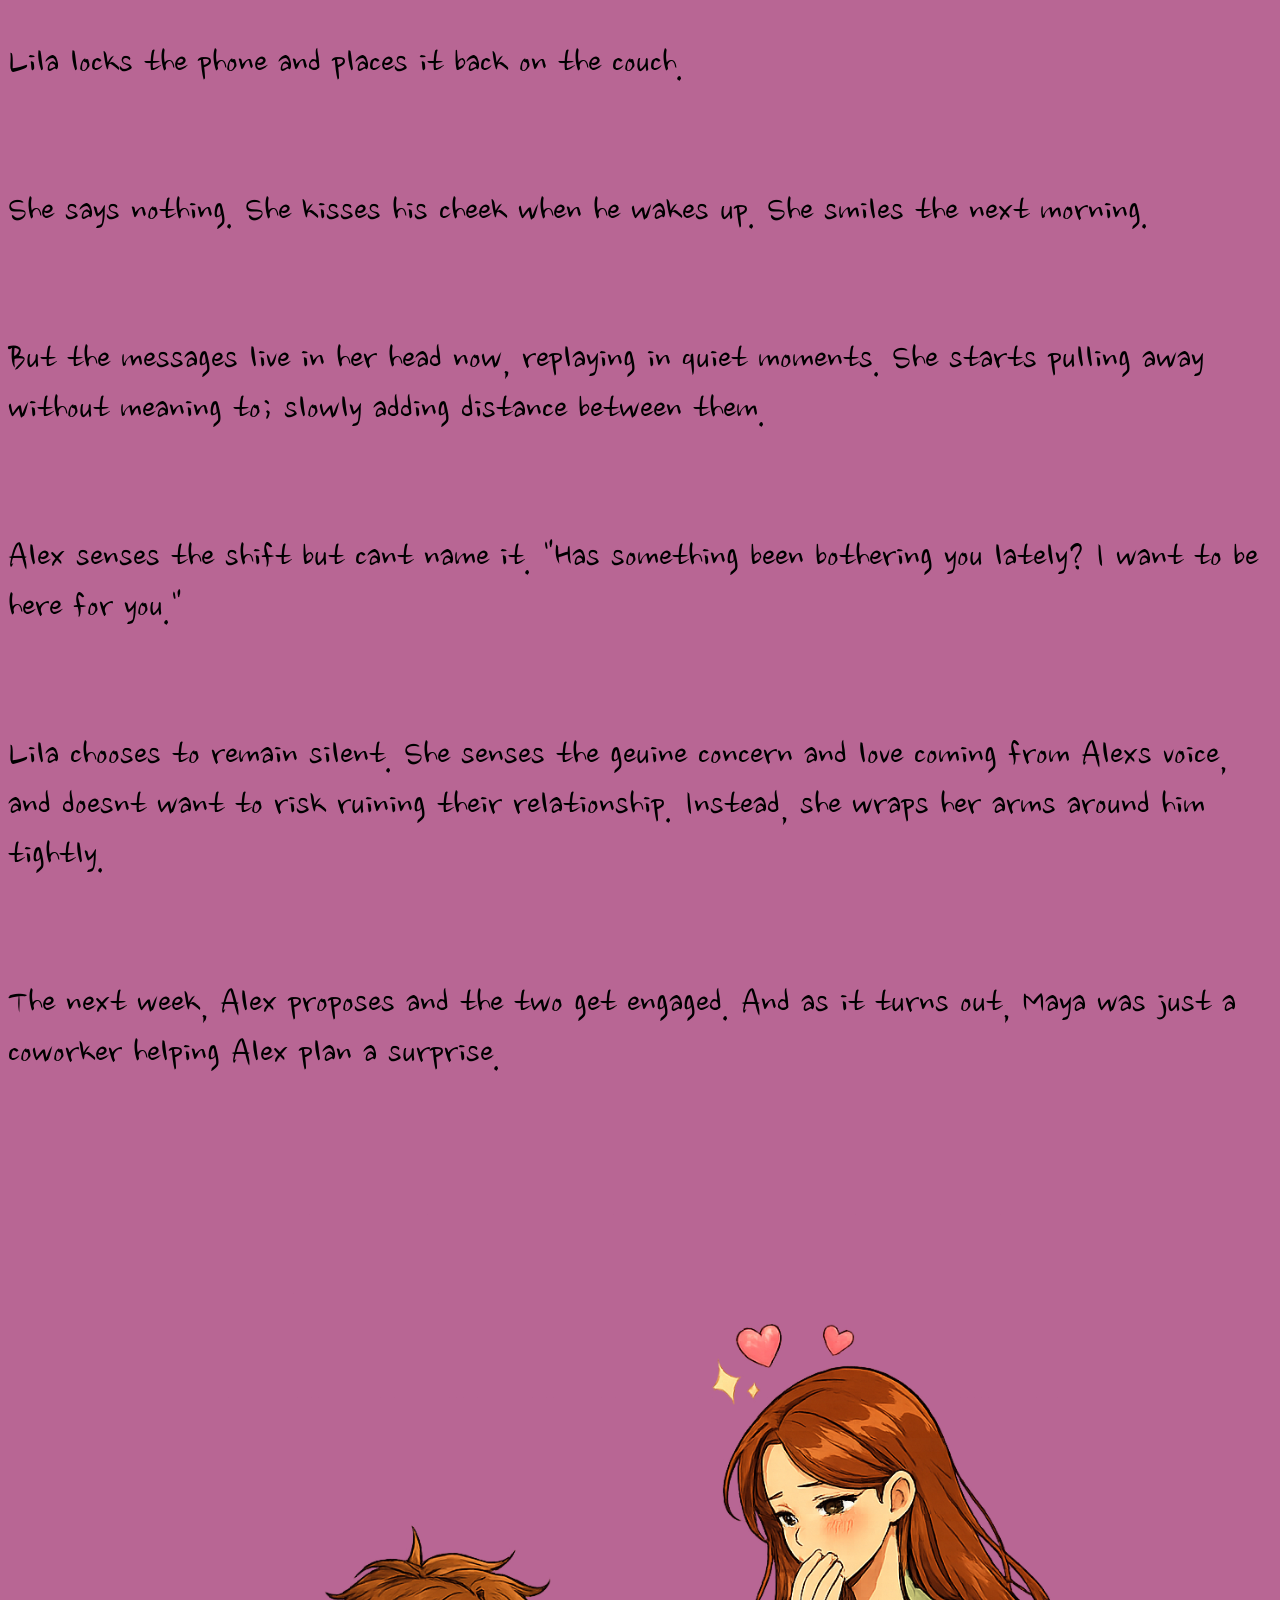
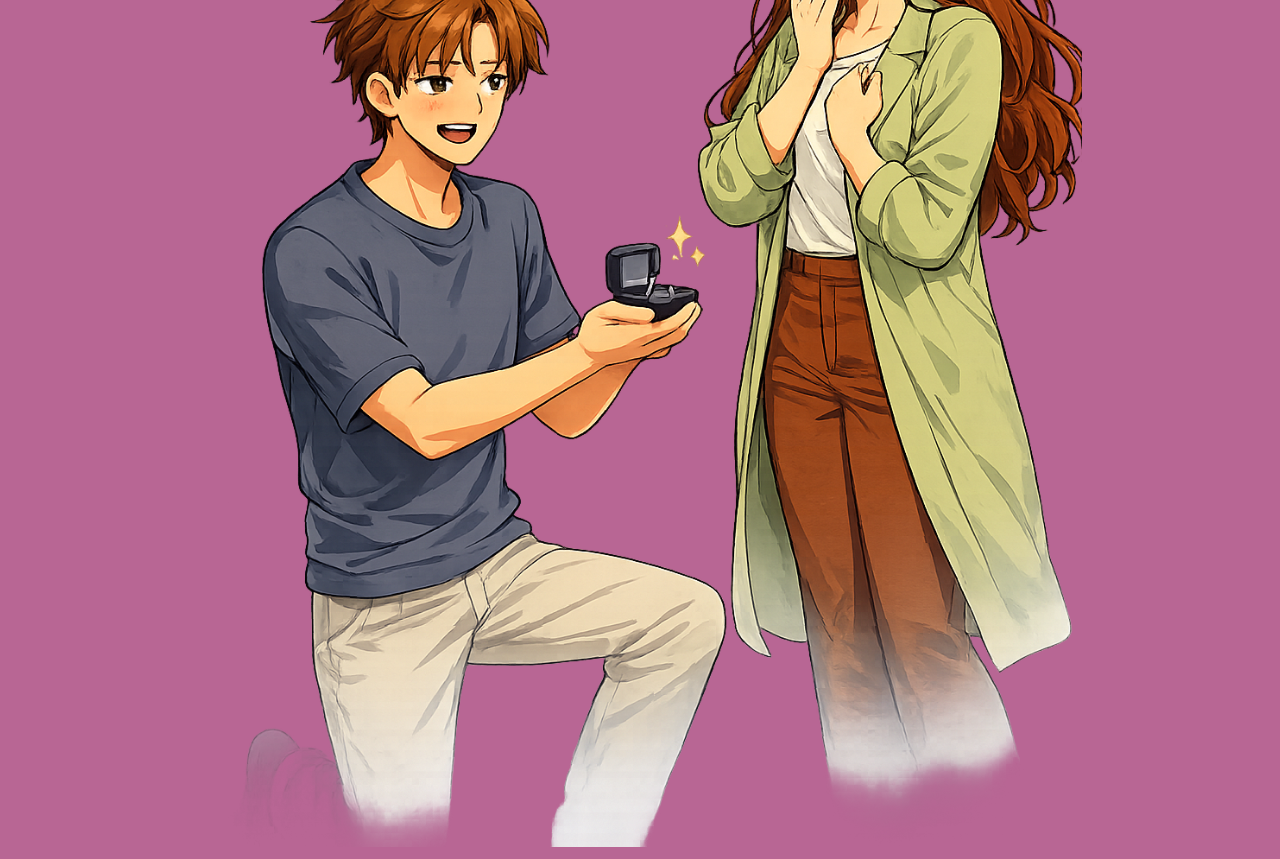
<file: L3.2.html>
<!DOCTYPE html>
<html lang="en">
<head>
    <meta charset="UTF-8">
    <meta name="viewport" content="width=device-width, initial-scale=1.0">
    <title>Lila Ignores the Messages</title>
    <link href="https://fonts.googleapis.com/css2?family=Honk:MORF@15&family=Liu+Jian+Mao+Cao&family=Nanum+Brush+Script&display=swap" rel="stylesheet">
    <link href="https://fonts.googleapis.com/css2?family=Tulpen+One&display=swap" rel="stylesheet">
    <link rel="stylesheet" href="L3.2.css">


</head>
<body>
    <p>
        Lila locks the phone and places it back on the couch. 
    </p>
    <br>
    <p>
        She says nothing. She kisses his cheek when he wakes up. She smiles the next morning.
    </p>
    <br>
    <p>
        But the messages live in her head now, replaying in quiet moments. She starts pulling away without meaning to; slowly adding distance between them.
    </p>
    <br>
    <p>
        Alex senses the shift but cant name it. "Has something been bothering you lately? I want to be here for you."
    </p>
    <br>
    <p>
        Lila chooses to remain silent. She senses the geuine concern and love coming from Alexs voice, and doesnt want to risk ruining their relationship. Instead, she wraps her arms around him tightly.
    </p>
    <br>
    <p>
        The next week, Alex proposes and the two get engaged. And as it turns out, Maya was just a coworker helping Alex plan a surprise.
    </p>
    <a href="ring.html">
    <img src="images/VSC.alexlilaproposal.png" alt="alex proposes to lila" id="proposal">
    </a>

</body>
</html>
</file>
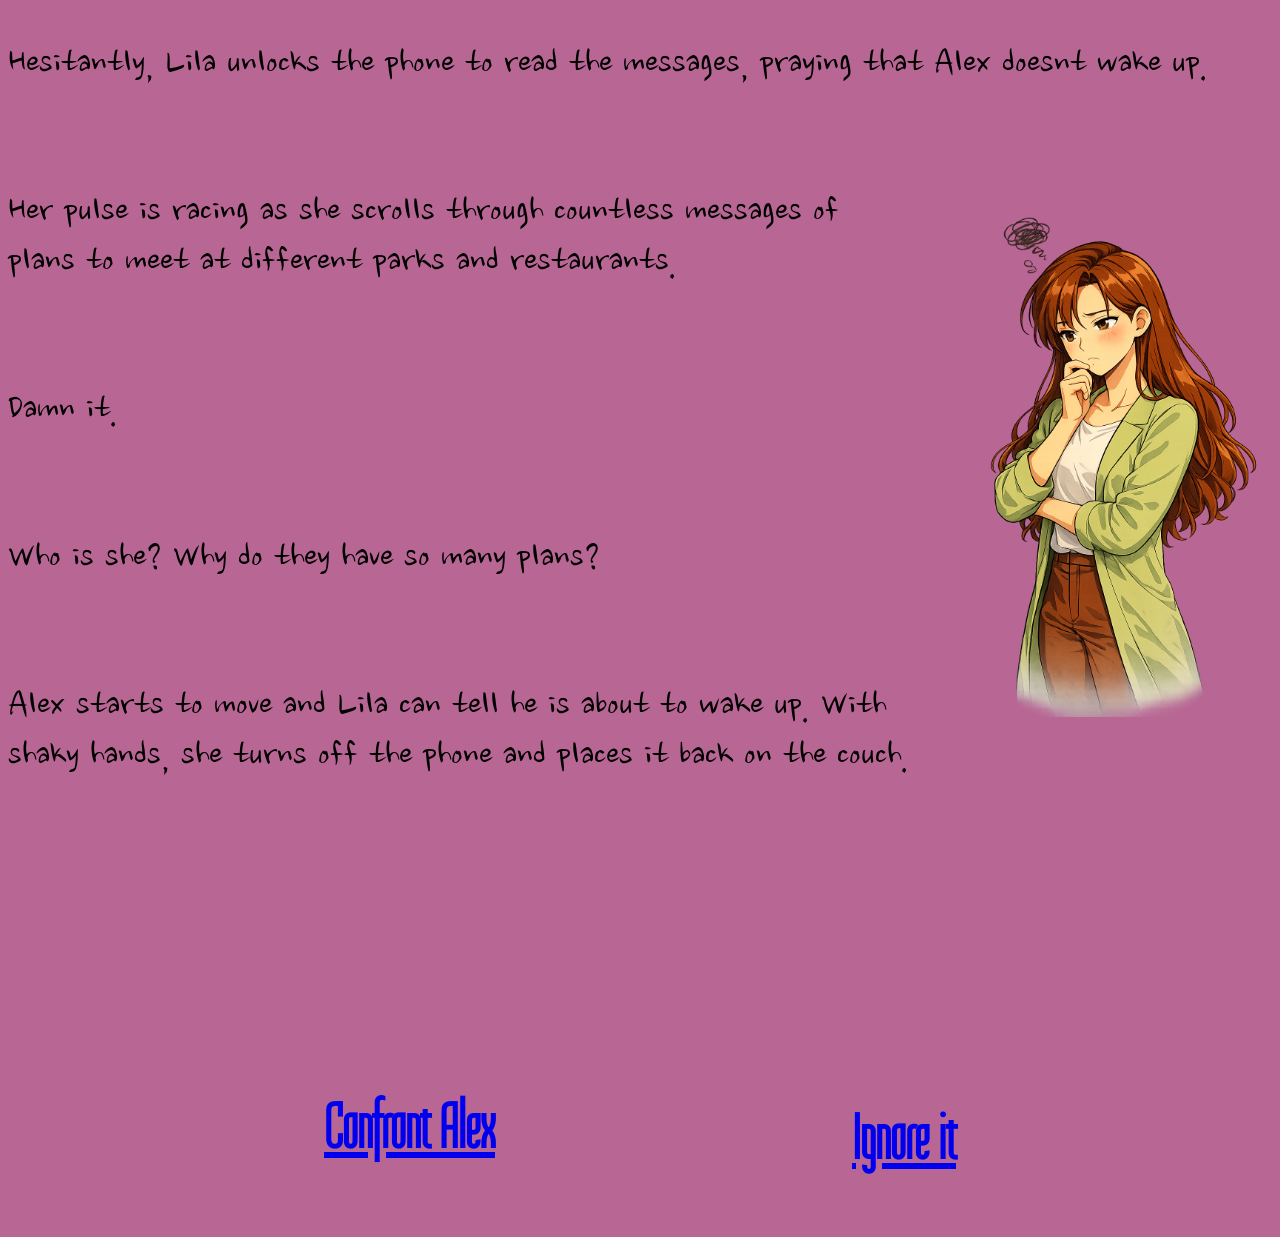
<file: L3.html>
<!DOCTYPE html>
<html lang="en">
<head>
    <meta charset="UTF-8">
    <meta name="viewport" content="width=device-width, initial-scale=1.0">
    <title>Lila Investigates</title>
    <link href="https://fonts.googleapis.com/css2?family=Honk:MORF@15&family=Liu+Jian+Mao+Cao&family=Nanum+Brush+Script&display=swap" rel="stylesheet">
    <link href="https://fonts.googleapis.com/css2?family=Tulpen+One&display=swap" rel="stylesheet">
    <link rel="stylesheet" href="L3.css">


</head>
<body>
    <p>
        Hesitantly, Lila unlocks the phone to read the messages, praying that Alex doesnt wake up.
    </p> 
    <br>
    <img src="images/VSC.lilathinking.png" alt="lila has a pensive look on her face" id="pensive">
    <p>
        Her pulse is racing as she scrolls through countless messages of plans to meet at different parks and restaurants. 
    </p> 
    <br>
    <p>
        Damn it.
    </p> 
    <br>
    <p>
        Who is she? Why do they have so many plans?
    </p>
    <br>
    <p>
        Alex starts to move and Lila can tell he is about to wake up. With shaky hands, she turns off the phone and places it back on the couch.
    </p>
    <br> <br> <br> <br> <br> <br><br> <br> <br><br> <br> <br>

    <h2><a href="L3.1.html" id="Confront"> Confront Alex </a></h2>
    <h3><a href="L3.2.html" id="Ignore"> Ignore it </a></h3>
</body>
</html>
</file>
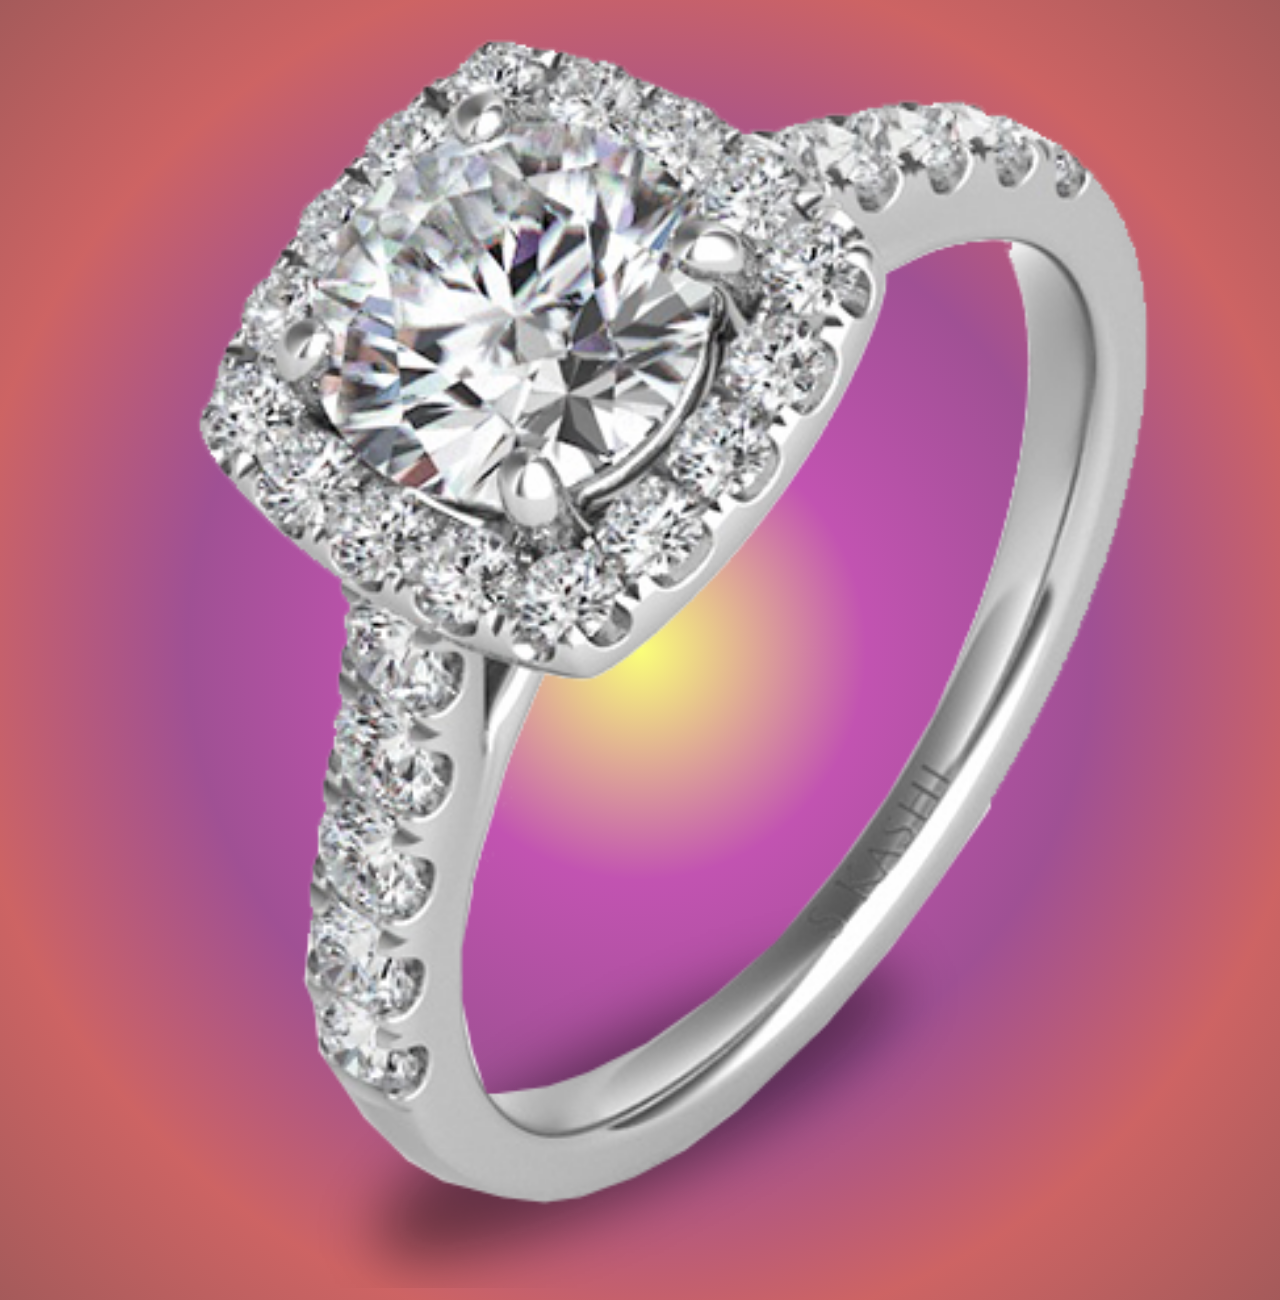
<file: ring.html>
<!DOCTYPE html>
<html lang="en">
<head>
    <meta charset="UTF-8">
    <meta name="viewport" content="width=device-width, initial-scale=1.0">
    <title>the ring</title>
    <link rel="stylesheet" href="ring.css">
</head>
<body>
    <img src="images/ring.png" alt="diamond ring" id="ring">
</body>
</html>
</file>
<file: index.css>
body {
    background-image: url(images/moviebackground.png);
    background-repeat: no-repeat;
    background-position: center;
    background-size: cover;
    background-attachment: fixed;
}

h1 {
    font-family: 'Honk','Times New Roman', Times, serif;
    font-size: 200px;
    text-align: center;
    margin-top: 1%;
    color: antiquewhite;
}

p {
    font-family: 'Nanum Brush Script', 'Times New Roman', Times, serif;
    font-size: 75px;
    text-align: center;
    color: antiquewhite;
}

h2 {
     font-family: 'Tulpen One', 'Nanum Brush Script', 'Times New Roman', Times, serif;
    font-size: 75px;
    margin-left: 25%;
    float: left;
    margin-bottom: 15%;
    color: antiquewhite;
    border-style: dotted;
    border-color: antiquewhite;
    border-width: 5%;
    padding: 15px;
}

h2:hover {
    font-size: 100px;
    color: red;
}

h3 {
     font-family: 'Tulpen One', 'Nanum Brush Script', 'Times New Roman', Times, serif;
    font-size: 75px;
    margin-right: 25%;
    float: right;
    margin-bottom: 15%;
    color: antiquewhite;
    border-style: dotted;
    border-color: antiquewhite;
    border-width: 5%;
    padding: 15px;
}

h3:hover {
    font-size: 100px;
    color: red;
}

#maya {
    width: 50%;
    display: block;
    margin-left: 25%;
    margin-right: 25%;
}
</file>
<file: A1.css>
body {
   background: radial-gradient(rgba(66, 101, 255, 0.704), rgba(29, 22, 168, 0.702),rgba(40, 6, 119, 0.702), rgba(40, 0, 57, 0.665), rgba(79, 182, 255, 0.665))
}

#alexdreaming {
    width: 50%;
    float: right;
}

p {
    font-family: 'Nanum Brush Script', 'Tulpen One', 'Times New Roman', Times, serif;
    font-size: 40px;
    color: rgb(0, 0, 0);
}

h2 {
    font-family: 'Tulpen One', 'Nanum Brush Script', 'Times New Roman', Times, serif;
    font-size: 75px;
    margin-left: 20%;
    margin-bottom: 10%;
    float: left;
}

h2:hover {
    font-size: 90px;
    color: red;
}

h3 {
    font-family: 'Tulpen One', 'Nanum Brush Script', 'Times New Roman', Times, serif;
    font-size: 75px;
    margin-right: 20%;
    margin-bottom: 10%;
    float: right;
}

h3:hover {
    font-size: 90px;
    color: red;
}
</file>
<file: A2.1.css>
body {
   background: radial-gradient(rgba(66, 101, 255, 0.704), rgba(29, 22, 168, 0.702),rgba(40, 6, 119, 0.702), rgba(40, 0, 57, 0.665), rgba(79, 182, 255, 0.665))
}

p {
    font-family: 'Nanum Brush Script', 'Tulpen One', 'Times New Roman', Times, serif;
    font-size: 40px;
    color: rgb(0, 0, 0);
}

#awkward {
    width: 27%;
    float: left;
    margin-bottom: 150px;
}

#relieved {
    width: 27%;
    float: right;
    margin-bottom: 100px;
}

#hug {
    width: 43%;
    margin-left: 25%;
    margin-right: 28.5%;
}

#hug:hover {
    width: 53%;
    margin-left: 20%;
    margin-right: 20%;
    border-style: inset;
    border-width: 10px;
    border-color: rgba(239, 42, 140, 0.783);
}
</file>
<file: A2.2.css>
body {
   background: radial-gradient(rgba(66, 101, 255, 0.704), rgba(29, 22, 168, 0.702),rgba(40, 6, 119, 0.702), rgba(40, 0, 57, 0.665), rgba(79, 182, 255, 0.665))
}

p {
    font-family: 'Nanum Brush Script', 'Tulpen One', 'Times New Roman', Times, serif;
    font-size: 40px;
    color: rgb(0, 0, 0);
}

h1 {
    font-family: 'Shrikhand', 'Nanum Brush Script', 'Times New Roman', Times, serif;
    font-size: 60px;
    text-align: center;
    margin-top: 10%;
}

#broken {
    width: 70%;
    margin-left: 15%;
    margin-right: 15%;
}

#broken:hover {
    border-style: inset;
    border-width: 10px;
    border-color: rgba(93, 0, 0, 0.783);
}
</file>
<file: A2.css>
body {
   background: radial-gradient(rgba(66, 101, 255, 0.704), rgba(29, 22, 168, 0.702),rgba(40, 6, 119, 0.702), rgba(40, 0, 57, 0.665), rgba(79, 182, 255, 0.665))
}

p {
    font-family: 'Nanum Brush Script', 'Tulpen One', 'Times New Roman', Times, serif;
    font-size: 40px;
    color: rgb(0, 0, 0);
}

h1 {
    font-family: 'Shrikhand', 'Tulpen One', 'Times New Roman', Times, serif;
    font-size: 45px;
    color: rgb(0, 0, 0);
    text-align: center;
}

h2 {
    font-family: 'Tulpen One', 'Nanum Brush Script', 'Times New Roman', Times, serif;
    font-size: 75px;
    margin-left: 12%;
    margin-bottom: 10%;
    float: left;
}

h2:hover {
    font-size: 90px;
    color: red;
}

h3 {
    font-family: 'Tulpen One', 'Nanum Brush Script', 'Times New Roman', Times, serif;
    font-size: 75px;
    margin-right: 13%;
    margin-bottom: 10%;
    float: right;
}

h3:hover {
    font-size: 90px;
    color: red;
}
</file>
<file: A3.css>
body {
   background: radial-gradient(rgba(66, 101, 255, 0.704), rgba(29, 22, 168, 0.702),rgba(40, 6, 119, 0.702), rgba(40, 0, 57, 0.665), rgba(79, 182, 255, 0.665))
}

p {
    font-family: 'Nanum Brush Script', 'Tulpen One', 'Times New Roman', Times, serif;
    font-size: 40px;
    color: rgb(0, 0, 0);
}

.right-block-image {
    float: right;
    margin-right: 0;
    width: 50%;
}

#fight {
    width: 70%;
    margin-left: 15%;
    margin-right: 15%;
}
</file>
<file: L1.css>
body {
    background: radial-gradient(rgba(249, 255, 66, 0.704), rgba(168, 10, 144, 0.702),rgba(119, 6, 102, 0.702), rgba(180, 22, 22, 0.665), rgba(119, 8, 8, 0.665))
}

p {
    font-family: 'Nanum Brush Script', 'Tulpen One', 'Times New Roman', Times, serif;
    font-size: 40px;
    color: rgb(0, 0, 0);
}

#Sadlila {
    display: block;
    float: right;
    width: 27%;
}

h2 {
    font-family: 'Tulpen One', 'Nanum Brush Script', 'Times New Roman', Times, serif;
    font-size: 75px;
    margin-left: 8%;
    margin-bottom: 10%;
    float: left;
}

h2:hover {
    font-size: 90px;
    color: red;
}

h3 {
    font-family: 'Tulpen One', 'Nanum Brush Script', 'Times New Roman', Times, serif;
    font-size: 75px;
    margin-right: 8%;
    margin-bottom: 10%;
    float: right;
}

h3:hover {
    font-size: 90px;
    color: red;
}
</file>
<file: L2.1.css>
body {
    background: rgba(122, 1, 122, 0.601);
}

p {
    font-family: 'Nanum Brush Script', 'Tulpen One', 'Times New Roman', Times, serif;
    font-size: 40px;
    color: rgb(0, 0, 0);
}

#proposal {
    width: 35%;
    float: right;
}
</file>
<file: L2.2.css>
body {
    background:rgba(165, 0, 0, 0.577);
}

p {
    font-family: 'Nanum Brush Script', 'Tulpen One', 'Times New Roman', Times, serif;
    font-size: 40px;
    color: rgb(0, 0, 0);
}

#divided {
    float: right;
    width: 50%;
}
</file>
<file: L2.css>
body {
    background:repeating-linear-gradient(rgba(128, 0, 128, 0.601), rgba(165, 0, 0, 0.577));
}

p {
    font-family: 'Nanum Brush Script', 'Tulpen One', 'Times New Roman', Times, serif;
    font-size: 40px;
    color: rgb(0, 0, 0);
}

#alexscared {
    width: 25%;
    margin-left: 20%;
}

.right-block-image {
    margin-left: 8%;
    margin-right: 0;
    width: 28%;
}


#Maya {
    font-family: 'Shrikhand','Nanum Brush Script', 'Times New Roman', Times, serif;
    font-size: 50px;
    color: rgb(63, 0, 0);
    text-align: center;
}

#Maya:hover {
    font-size: 100px;
}


h2 {
    font-family: 'Tulpen One', 'Nanum Brush Script', 'Times New Roman', Times, serif;
    font-size: 50px;
    margin-left: 25%;
    float: left;
}

h2:hover {
    font-size: 65px;
    color: red;
}

h3 {
    font-family: 'Tulpen One', 'Nanum Brush Script', 'Times New Roman', Times, serif;
    font-size: 50px;
    margin-right: 25%;
    float: right;
}

h3:hover {
    font-size: 65px;
    color: red;
}
</file>
<file: L3.1.css>
body {
    background: rgba(143, 14, 87, 0.633);
}

p {
    font-family: 'Nanum Brush Script', 'Tulpen One', 'Times New Roman', Times, serif;
    font-size: 40px;
    color: rgb(0, 0, 0);
}

#mad {
    width: 30%;
    float: right;
}

#divided {
    width: 70%;
    margin-left: 15%;
    margin-right: 15%;
}
</file>
<file: L3.2.css>
body {
    background: rgba(143, 14, 87, 0.633);
}

p {
    font-family: 'Nanum Brush Script', 'Tulpen One', 'Times New Roman', Times, serif;
    font-size: 40px;
    color: rgb(0, 0, 0);
}

#proposal {
    width: 70%;
    margin-left: 15%;
    margin-right: 15%;
}
</file>
<file: L3.css>
body {
    background: rgba(143, 14, 87, 0.633);
}

p {
    font-family: 'Nanum Brush Script', 'Tulpen One', 'Times New Roman', Times, serif;
    font-size: 40px;
    color: rgb(0, 0, 0);
}

#pensive {
    width: 30%;
    float: right;
}

h2 {
    font-family: 'Tulpen One', 'Nanum Brush Script', 'Times New Roman', Times, serif;
    font-size: 65px;
    margin-left: 25%;
    float: left;
    margin-bottom: 5%;
}

h2:hover {
    font-size: 75px;
    color: red;
}

h3 {
    font-family: 'Tulpen One', 'Nanum Brush Script', 'Times New Roman', Times, serif;
    font-size: 65px;
    margin-right: 25%;
    float: right;
    margin-bottom: 5%;
}

h3:hover {
    font-size: 75px;
    color: red;
}
</file>
<file: ring.css>
body {
    background: radial-gradient(rgba(249, 255, 66, 0.704), rgba(168, 10, 144, 0.702),rgba(119, 6, 102, 0.702), rgba(180, 22, 22, 0.665), rgba(119, 8, 8, 0.665))
}

#ring {
    width: 100%;
    align-content: center;
}
</file>
